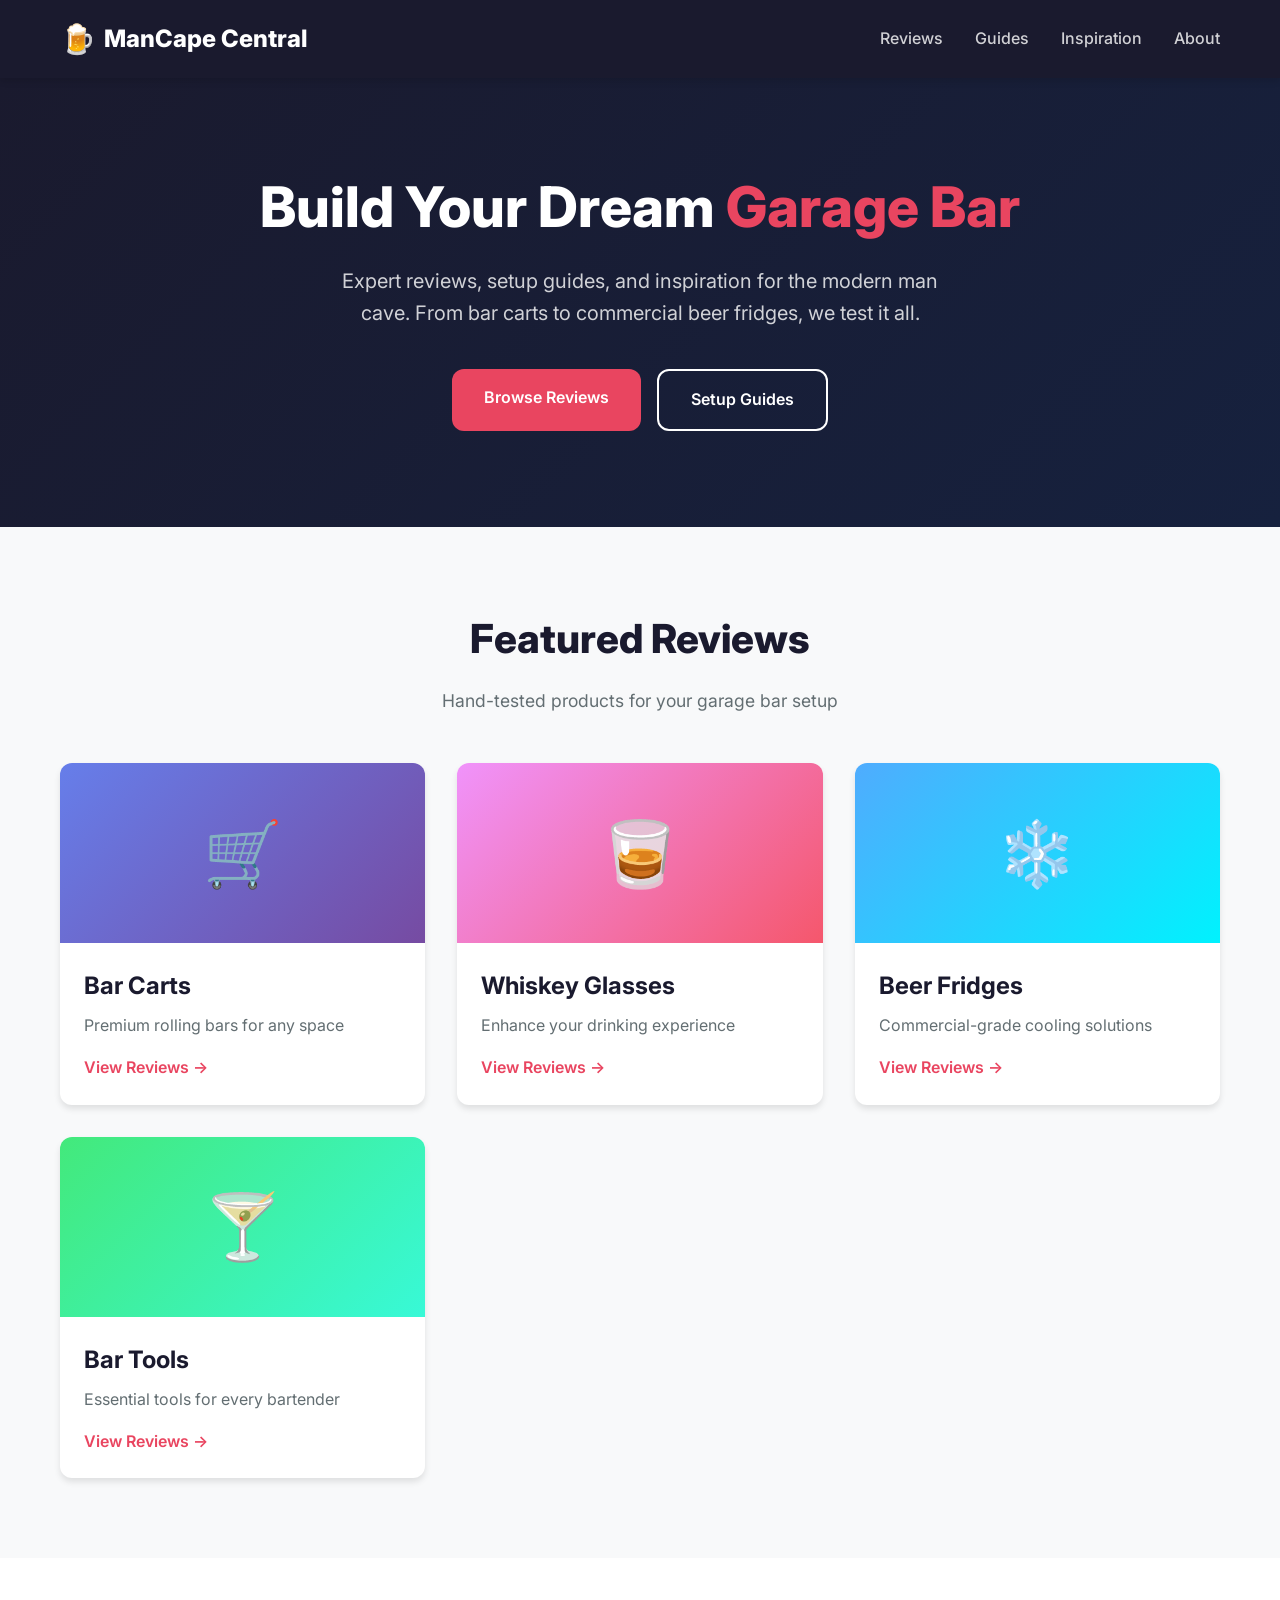
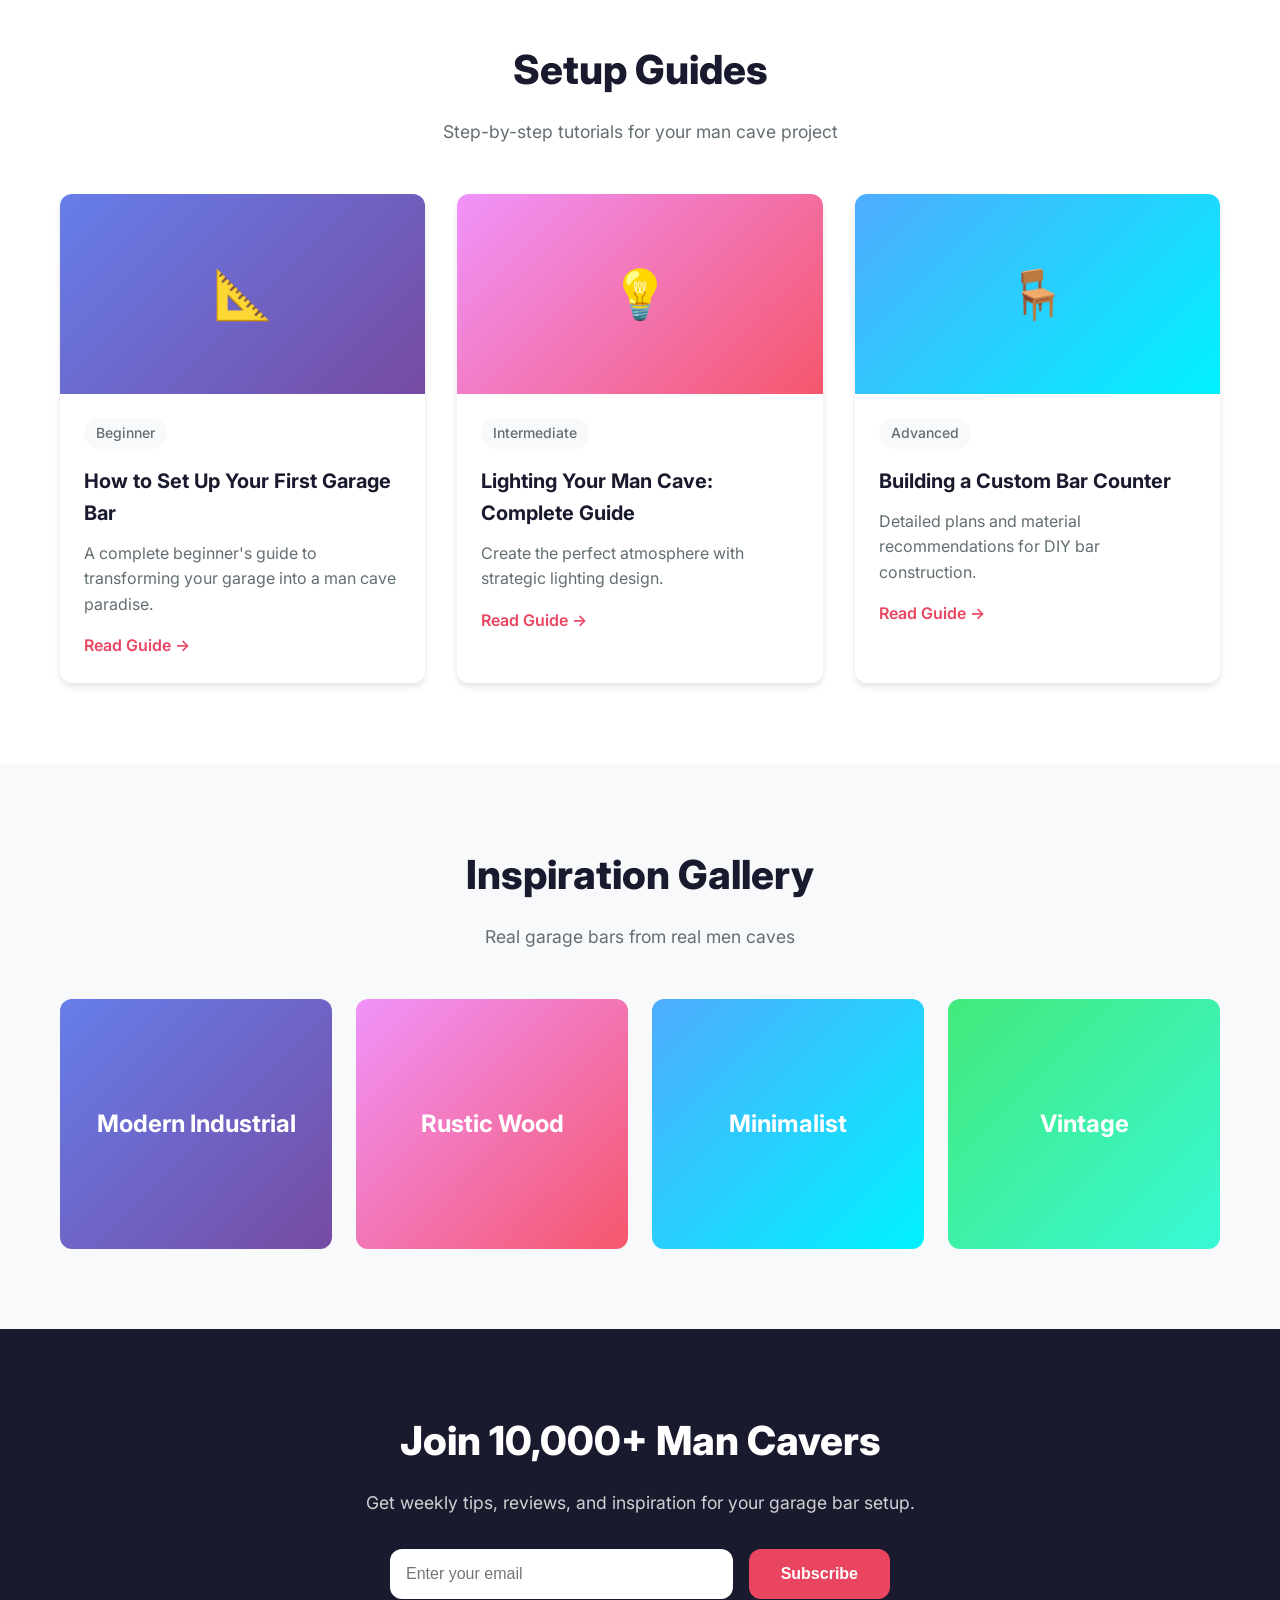
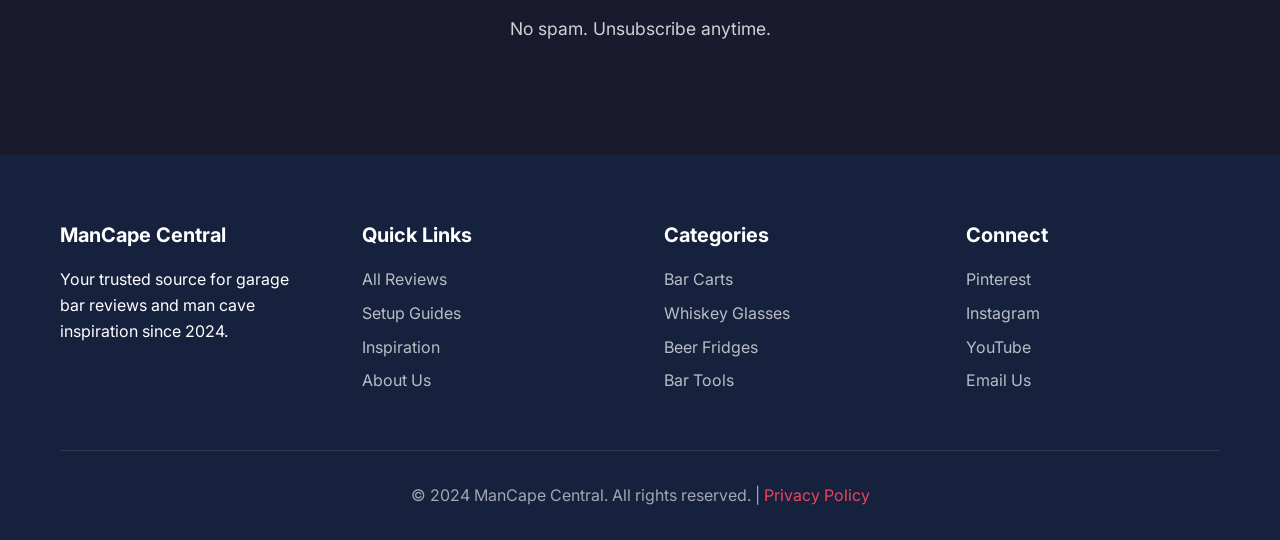
<file: index.html>
﻿<!DOCTYPE html>
<html lang="en">
<head>
    <meta charset="UTF-8">
    <meta name="viewport" content="width=device-width, initial-scale=1.0">
    <meta name="description" content="ManCape Central - Your ultimate guide to garage bars, man caves, and home bar setups. Expert reviews, inspiration, and recommendations for the modern man cave.">
    <meta name="keywords" content="garage bar, man cave, home bar, whiskey bar, bar setup, man cave ideas">
    <meta name="author" content="ManCape Central">
    <meta property="og:title" content="ManCape Central - Garage Bar & Man Cave Authority">
    <meta property="og:description" content="Expert reviews and inspiration for your perfect man cave bar setup.">
    <meta property="og:type" content="website">
    <meta property="og:url" content="https://mancapecentral.com">
    <title>ManCape Central - Garage Bar &amp; Man Cave Authority</title>
    <link rel="stylesheet" href="css/style.css">
    <link rel="preconnect" href="https://fonts.googleapis.com">
    <link rel="preconnect" href="https://fonts.gstatic.com" crossorigin>
    <link href="https://fonts.googleapis.com/css2?family=Inter:wght@400;500;600;700;800&amp;display=swap" rel="stylesheet">
</head>
<body>
    <!-- Header -->
    <header class="header">
        <div class="container">
            <div class="header-content">
                <a href="/" class="logo">
                    <span class="logo-icon">🍺</span>
                    <span class="logo-text">ManCape Central</span>
                </a>
                <nav class="nav">
                    <a href="#reviews" class="nav-link">Reviews</a>
                    <a href="#guides" class="nav-link">Guides</a>
                    <a href="#inspiration" class="nav-link">Inspiration</a>
                    <a href="#about" class="nav-link">About</a>
                </nav>
                <button class="mobile-menu-btn" aria-label="Toggle menu">
                    <span></span>
                    <span></span>
                    <span></span>
                </button>
            </div>
        </div>
    </header>

    <!-- Hero Section -->
    <section class="hero">
        <div class="container">
            <div class="hero-content">
                <h1 class="hero-title">Build Your Dream <span class="highlight">Garage Bar</span></h1>
                <p class="hero-subtitle">Expert reviews, setup guides, and inspiration for the modern man cave. From bar carts to commercial beer fridges, we test it all.</p>
                <div class="hero-cta">
                    <a href="#reviews" class="btn btn-primary">Browse Reviews</a>
                    <a href="#guides" class="btn btn-secondary">Setup Guides</a>
                </div>
            </div>
        </div>
    </section>

    <!-- Featured Categories -->
    <section class="categories" id="reviews">
        <div class="container">
            <h2 class="section-title">Featured Reviews</h2>
            <p class="section-subtitle">Hand-tested products for your garage bar setup</p>
            <div class="category-grid">
                <a href="reviews/bar-carts.html" class="category-card">
                    <div class="card-image" style="background: linear-gradient(135deg, #667eea 0%, #764ba2 100%);">
                        <span class="card-icon">🛒</span>
                    </div>
                    <div class="card-content">
                        <h3>Bar Carts</h3>
                        <p>Premium rolling bars for any space</p>
                        <span class="card-link">View Reviews →</span>
                    </div>
                </a>
                <a href="reviews/whiskey-glasses.html" class="category-card">
                    <div class="card-image" style="background: linear-gradient(135deg, #f093fb 0%, #f5576c 100%);">
                        <span class="card-icon">🥃</span>
                    </div>
                    <div class="card-content">
                        <h3>Whiskey Glasses</h3>
                        <p>Enhance your drinking experience</p>
                        <span class="card-link">View Reviews →</span>
                    </div>
                </a>
                <a href="reviews/beer-fridges.html" class="category-card">
                    <div class="card-image" style="background: linear-gradient(135deg, #4facfe 0%, #00f2fe 100%);">
                        <span class="card-icon">❄️</span>
                    </div>
                    <div class="card-content">
                        <h3>Beer Fridges</h3>
                        <p>Commercial-grade cooling solutions</p>
                        <span class="card-link">View Reviews →</span>
                    </div>
                </a>
                <a href="reviews/bar-tools.html" class="category-card">
                    <div class="card-image" style="background: linear-gradient(135deg, #43e97b 0%, #38f9d7 100%);">
                        <span class="card-icon">🍸</span>
                    </div>
                    <div class="card-content">
                        <h3>Bar Tools</h3>
                        <p>Essential tools for every bartender</p>
                        <span class="card-link">View Reviews →</span>
                    </div>
                </a>
            </div>
        </div>
    </section>

    <!-- Latest Guides -->
    <section class="guides" id="guides">
        <div class="container">
            <h2 class="section-title">Setup Guides</h2>
            <p class="section-subtitle">Step-by-step tutorials for your man cave project</p>
            <div class="guide-grid">
                <article class="guide-card">
                    <div class="guide-image" style="background: linear-gradient(135deg, #667eea 0%, #764ba2 100%);">
                        <span class="guide-icon">📐</span>
                    </div>
                    <div class="guide-content">
                        <span class="guide-tag">Beginner</span>
                        <h3>How to Set Up Your First Garage Bar</h3>
                        <p>A complete beginner's guide to transforming your garage into a man cave paradise.</p>
                        <a href="guides/garage-bar-setup.html" class="guide-link">Read Guide →</a>
                    </div>
                </article>
                <article class="guide-card">
                    <div class="guide-image" style="background: linear-gradient(135deg, #f093fb 0%, #f5576c 100%);">
                        <span class="guide-icon">💡</span>
                    </div>
                    <div class="guide-content">
                        <span class="guide-tag">Intermediate</span>
                        <h3>Lighting Your Man Cave: Complete Guide</h3>
                        <p>Create the perfect atmosphere with strategic lighting design.</p>
                        <a href="guides/lighting-guide.html" class="guide-link">Read Guide →</a>
                    </div>
                </article>
                <article class="guide-card">
                    <div class="guide-image" style="background: linear-gradient(135deg, #4facfe 0%, #00f2fe 100%);">
                        <span class="guide-icon">🪑</span>
                    </div>
                    <div class="guide-content">
                        <span class="guide-tag">Advanced</span>
                        <h3>Building a Custom Bar Counter</h3>
                        <p>Detailed plans and material recommendations for DIY bar construction.</p>
                        <a href="guides/custom-bar-counter.html" class="guide-link">Read Guide →</a>
                    </div>
                </article>
            </div>
        </div>
    </section>

    <!-- Inspiration Gallery -->
    <section class="inspiration" id="inspiration">
        <div class="container">
            <h2 class="section-title">Inspiration Gallery</h2>
            <p class="section-subtitle">Real garage bars from real men caves</p>
            <div class="gallery-grid">
                <div class="gallery-item">
                    <div class="gallery-placeholder" style="background: linear-gradient(135deg, #667eea 0%, #764ba2 100%);">
                        <span>Modern Industrial</span>
                    </div>
                </div>
                <div class="gallery-item">
                    <div class="gallery-placeholder" style="background: linear-gradient(135deg, #f093fb 0%, #f5576c 100%);">
                        <span>Rustic Wood</span>
                    </div>
                </div>
                <div class="gallery-item">
                    <div class="gallery-placeholder" style="background: linear-gradient(135deg, #4facfe 0%, #00f2fe 100%);">
                        <span>Minimalist</span>
                    </div>
                </div>
                <div class="gallery-item">
                    <div class="gallery-placeholder" style="background: linear-gradient(135deg, #43e97b 0%, #38f9d7 100%);">
                        <span>Vintage</span>
                    </div>
                </div>
            </div>
        </div>
    </section>

    <!-- Newsletter -->
    <section class="newsletter">
        <div class="container">
            <div class="newsletter-content">
                <h2>Join 10,000+ Man Cavers</h2>
                <p>Get weekly tips, reviews, and inspiration for your garage bar setup.</p>
                <form class="newsletter-form">
                    <input type="email" placeholder="Enter your email" required>
                    <button type="submit" class="btn btn-primary">Subscribe</button>
                </form>
                <p class="newsletter-note">No spam. Unsubscribe anytime.</p>
            </div>
        </div>
    </section>

    <!-- Footer -->
    <footer class="footer">
        <div class="container">
            <div class="footer-content">
                <div class="footer-section">
                    <h4>ManCape Central</h4>
                    <p>Your trusted source for garage bar reviews and man cave inspiration since 2024.</p>
                </div>
                <div class="footer-section">
                    <h4>Quick Links</h4>
                    <ul>
                        <li><a href="/reviews/">All Reviews</a></li>
                        <li><a href="/guides/">Setup Guides</a></li>
                        <li><a href="/inspiration/">Inspiration</a></li>
                        <li><a href="/about/">About Us</a></li>
                    </ul>
                </div>
                <div class="footer-section">
                    <h4>Categories</h4>
                    <ul>
                        <li><a href="/reviews/bar-carts/">Bar Carts</a></li>
                        <li><a href="/reviews/whiskey-glasses/">Whiskey Glasses</a></li>
                        <li><a href="/reviews/beer-fridges/">Beer Fridges</a></li>
                        <li><a href="/reviews/bar-tools/">Bar Tools</a></li>
                    </ul>
                </div>
                <div class="footer-section">
                    <h4>Connect</h4>
                    <ul>
                        <li><a href="https://pinterest.com" target="_blank">Pinterest</a></li>
                        <li><a href="https://instagram.com" target="_blank">Instagram</a></li>
                        <li><a href="https://youtube.com" target="_blank">YouTube</a></li>
                        <li><a href="mailto:hello@mancapecentral.com">Email Us</a></li>
                    </ul>
                </div>
            </div>
            <div class="footer-bottom">
                <p>&copy; 2024 ManCape Central. All rights reserved. | <a href="/privacy.html">Privacy Policy</a></p>
            </div>
        </div>
    </footer>

    <script src="js/main.js"></script>
</body>
</html>
</file>
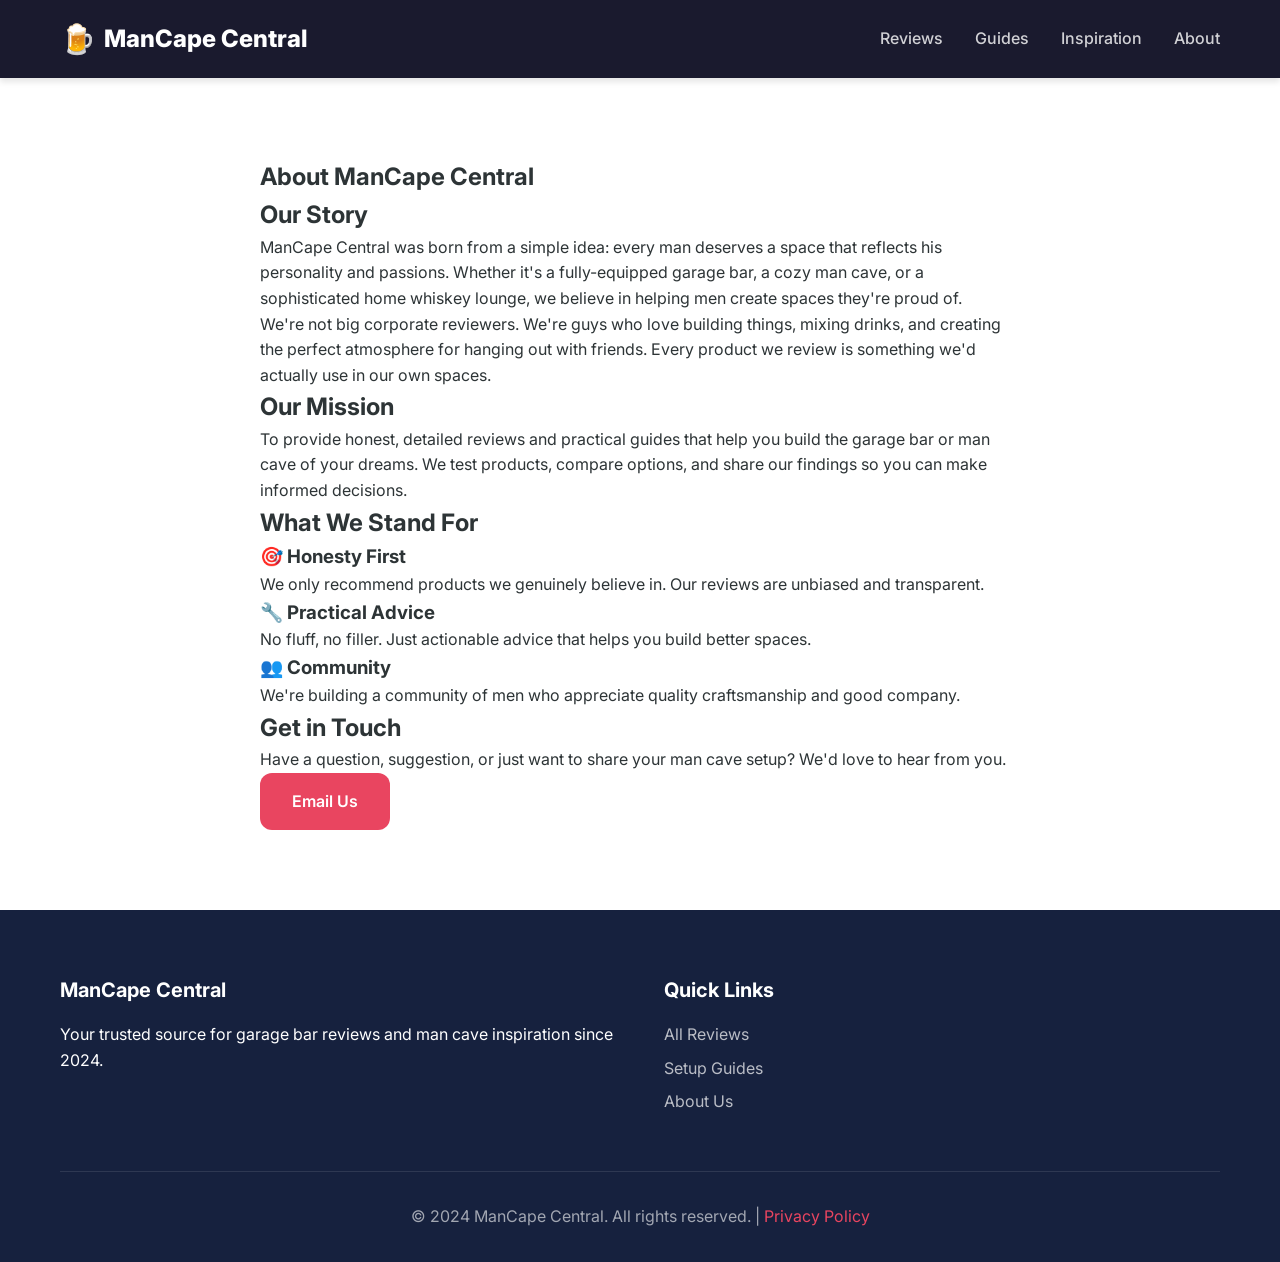
<file: about.html>
﻿<!DOCTYPE html>
<html lang="en">
<head>
    <meta charset="UTF-8">
    <meta name="viewport" content="width=device-width, initial-scale=1.0">
    <meta name="description" content="Learn about ManCape Central - your trusted source for garage bar reviews and man cave inspiration.">
    <title>About Us - ManCape Central</title>
    <link rel="stylesheet" href="css/style.css">
    <link rel="preconnect" href="https://fonts.googleapis.com">
    <link rel="preconnect" href="https://fonts.gstatic.com" crossorigin>
    <link href="https://fonts.googleapis.com/css2?family=Inter:wght@400;500;600;700;800&amp;display=swap" rel="stylesheet">
</head>
<body>
    <header class="header">
        <div class="container">
            <div class="header-content">
                <a href="index.html" class="logo">
                    <span class="logo-icon">🍺</span>
                    <span class="logo-text">ManCape Central</span>
                </a>
                <nav class="nav">
                    <a href="index.html#reviews" class="nav-link">Reviews</a>
                    <a href="index.html#guides" class="nav-link">Guides</a>
                    <a href="index.html#inspiration" class="nav-link">Inspiration</a>
                    <a href="about.html" class="nav-link">About</a>
                </nav>
            </div>
        </div>
    </header>

    <section class="page-content" style="padding: 5rem 0;">
        <div class="container" style="max-width: 800px;">
            <h1>About ManCape Central</h1>
            
            <div class="about-story">
                <h2>Our Story</h2>
                <p>ManCape Central was born from a simple idea: every man deserves a space that reflects his personality and passions. Whether it's a fully-equipped garage bar, a cozy man cave, or a sophisticated home whiskey lounge, we believe in helping men create spaces they're proud of.</p>
                
                <p>We're not big corporate reviewers. We're guys who love building things, mixing drinks, and creating the perfect atmosphere for hanging out with friends. Every product we review is something we'd actually use in our own spaces.</p>
            </div>

            <div class="about-mission">
                <h2>Our Mission</h2>
                <p>To provide honest, detailed reviews and practical guides that help you build the garage bar or man cave of your dreams. We test products, compare options, and share our findings so you can make informed decisions.</p>
            </div>

            <div class="about-values">
                <h2>What We Stand For</h2>
                <div class="values-grid">
                    <div class="value-card">
                        <h3>🎯 Honesty First</h3>
                        <p>We only recommend products we genuinely believe in. Our reviews are unbiased and transparent.</p>
                    </div>
                    <div class="value-card">
                        <h3>🔧 Practical Advice</h3>
                        <p>No fluff, no filler. Just actionable advice that helps you build better spaces.</p>
                    </div>
                    <div class="value-card">
                        <h3>👥 Community</h3>
                        <p>We're building a community of men who appreciate quality craftsmanship and good company.</p>
                    </div>
                </div>
            </div>

            <div class="about-contact">
                <h2>Get in Touch</h2>
                <p>Have a question, suggestion, or just want to share your man cave setup? We'd love to hear from you.</p>
                <a href="mailto:hello@mancapecentral.com" class="btn btn-primary">Email Us</a>
            </div>
        </div>
    </section>

    <footer class="footer">
        <div class="container">
            <div class="footer-content">
                <div class="footer-section">
                    <h4>ManCape Central</h4>
                    <p>Your trusted source for garage bar reviews and man cave inspiration since 2024.</p>
                </div>
                <div class="footer-section">
                    <h4>Quick Links</h4>
                    <ul>
                        <li><a href="index.html#reviews">All Reviews</a></li>
                        <li><a href="index.html#guides">Setup Guides</a></li>
                        <li><a href="about.html">About Us</a></li>
                    </ul>
                </div>
            </div>
            <div class="footer-bottom">
                <p>&copy; 2024 ManCape Central. All rights reserved. | <a href="privacy.html">Privacy Policy</a></p>
            </div>
        </div>
    </footer>

    <script src="js/main.js"></script>
</body>
</html>
</file>
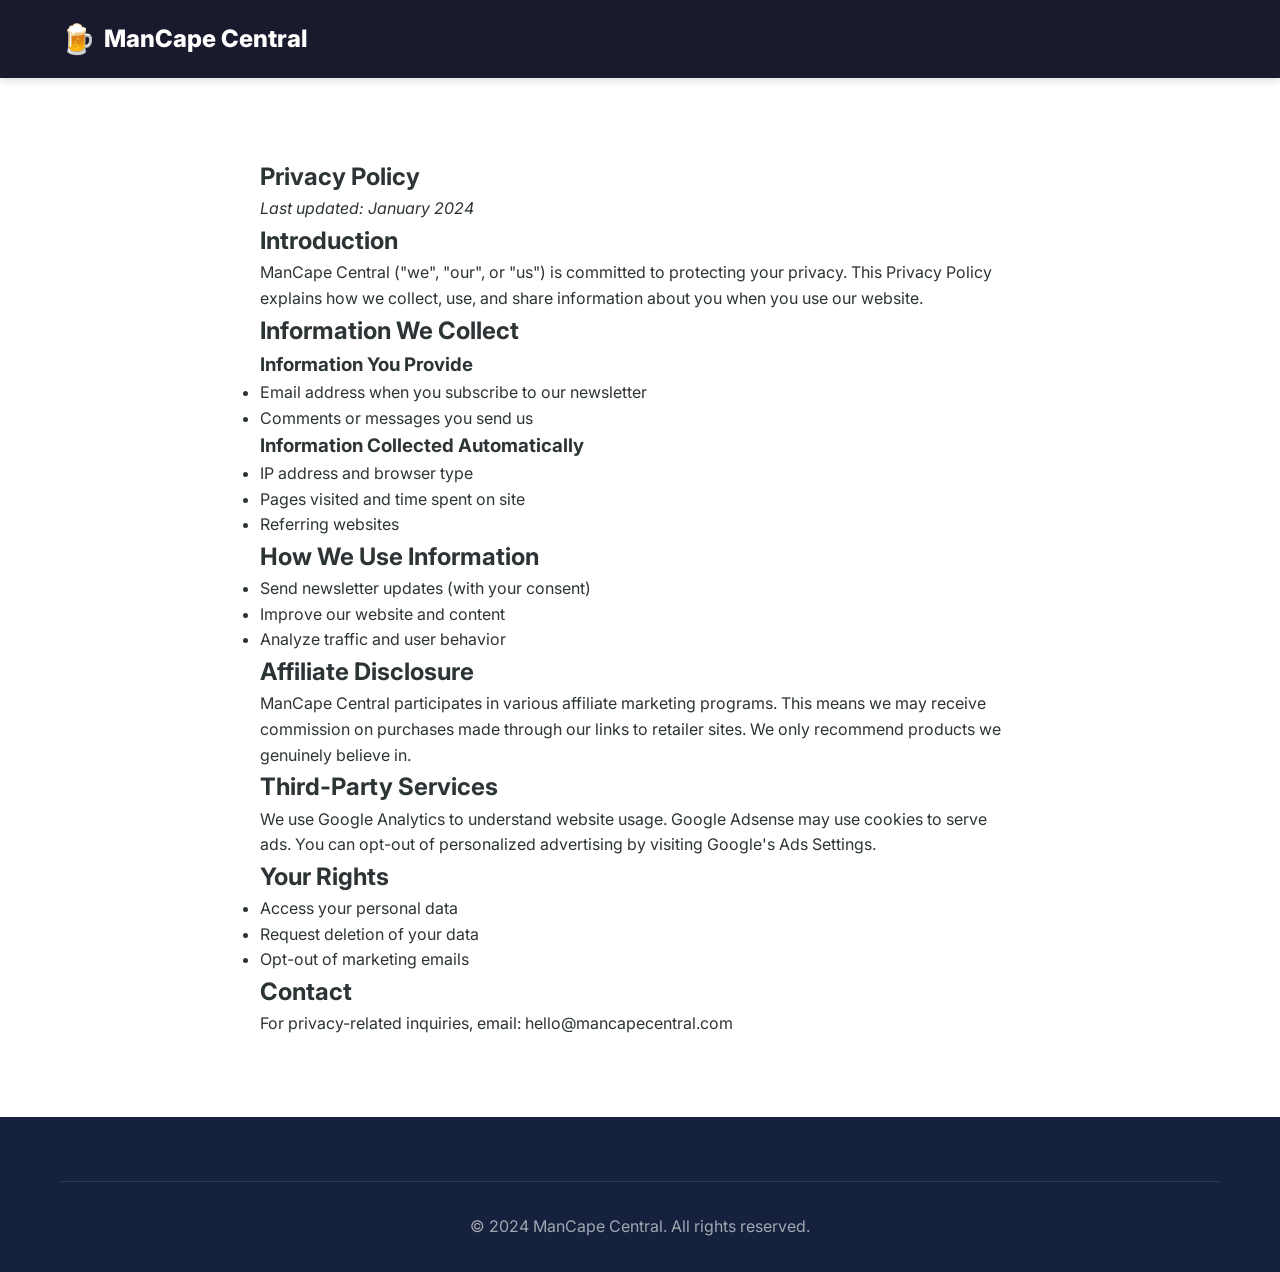
<file: privacy.html>
﻿<!DOCTYPE html>
<html lang="en">
<head>
    <meta charset="UTF-8">
    <meta name="viewport" content="width=device-width, initial-scale=1.0">
    <meta name="description" content="Privacy Policy for ManCape Central">
    <title>Privacy Policy - ManCape Central</title>
    <link rel="stylesheet" href="css/style.css">
    <link href="https://fonts.googleapis.com/css2?family=Inter:wght@400;500;600;700;800&amp;display=swap" rel="stylesheet">
</head>
<body>
    <header class="header">
        <div class="container">
            <div class="header-content">
                <a href="index.html" class="logo">
                    <span class="logo-icon">🍺</span>
                    <span class="logo-text">ManCape Central</span>
                </a>
            </div>
        </div>
    </header>

    <section class="page-content" style="padding: 5rem 0;">
        <div class="container" style="max-width: 800px;">
            <h1>Privacy Policy</h1>
            <p><em>Last updated: January 2024</em></p>
            
            <h2>Introduction</h2>
            <p>ManCape Central ("we", "our", or "us") is committed to protecting your privacy. This Privacy Policy explains how we collect, use, and share information about you when you use our website.</p>
            
            <h2>Information We Collect</h2>
            <h3>Information You Provide</h3>
            <ul>
                <li>Email address when you subscribe to our newsletter</li>
                <li>Comments or messages you send us</li>
            </ul>
            
            <h3>Information Collected Automatically</h3>
            <ul>
                <li>IP address and browser type</li>
                <li>Pages visited and time spent on site</li>
                <li>Referring websites</li>
            </ul>
            
            <h2>How We Use Information</h2>
            <ul>
                <li>Send newsletter updates (with your consent)</li>
                <li>Improve our website and content</li>
                <li>Analyze traffic and user behavior</li>
            </ul>
            
            <h2>Affiliate Disclosure</h2>
            <p>ManCape Central participates in various affiliate marketing programs. This means we may receive commission on purchases made through our links to retailer sites. We only recommend products we genuinely believe in.</p>
            
            <h2>Third-Party Services</h2>
            <p>We use Google Analytics to understand website usage. Google Adsense may use cookies to serve ads. You can opt-out of personalized advertising by visiting Google's Ads Settings.</p>
            
            <h2>Your Rights</h2>
            <ul>
                <li>Access your personal data</li>
                <li>Request deletion of your data</li>
                <li>Opt-out of marketing emails</li>
            </ul>
            
            <h2>Contact</h2>
            <p>For privacy-related inquiries, email: hello@mancapecentral.com</p>
        </div>
    </section>

    <footer class="footer">
        <div class="container">
            <div class="footer-bottom">
                <p>&copy; 2024 ManCape Central. All rights reserved.</p>
            </div>
        </div>
    </footer>
</body>
</html>
</file>
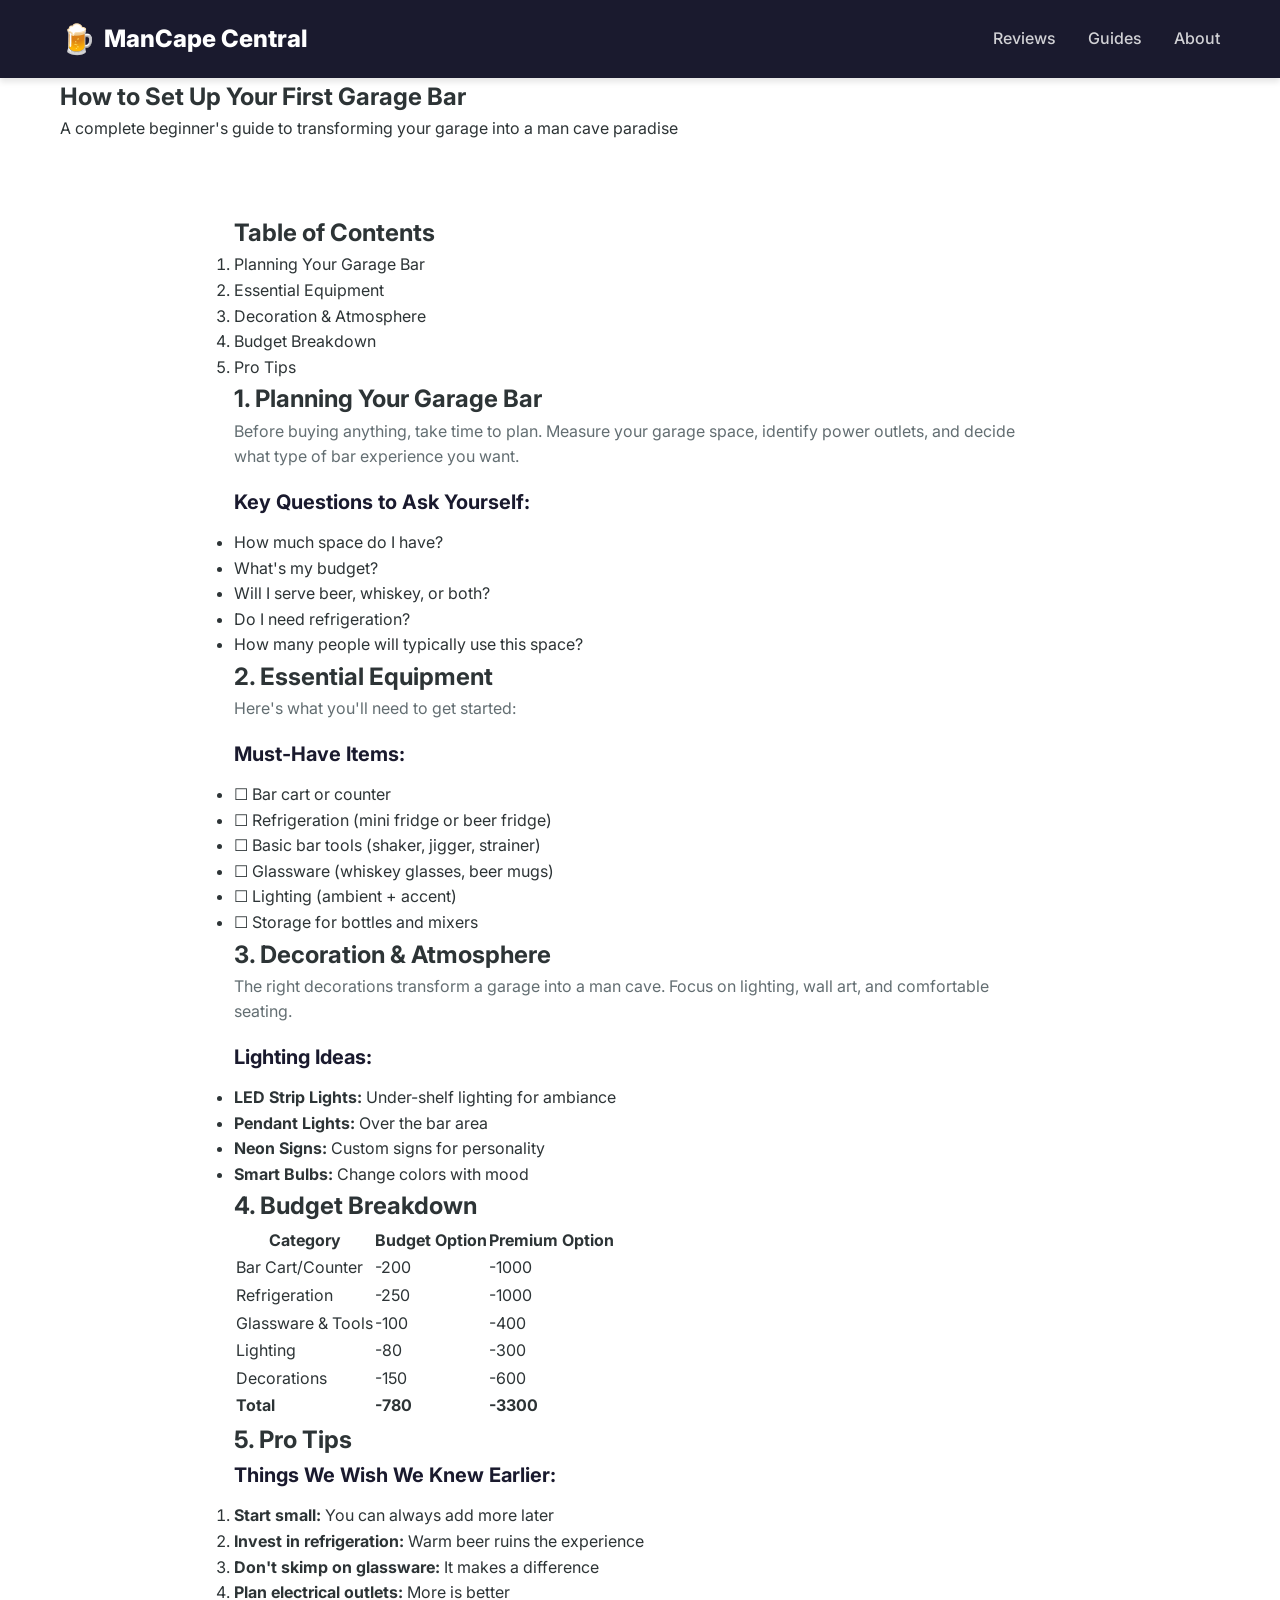
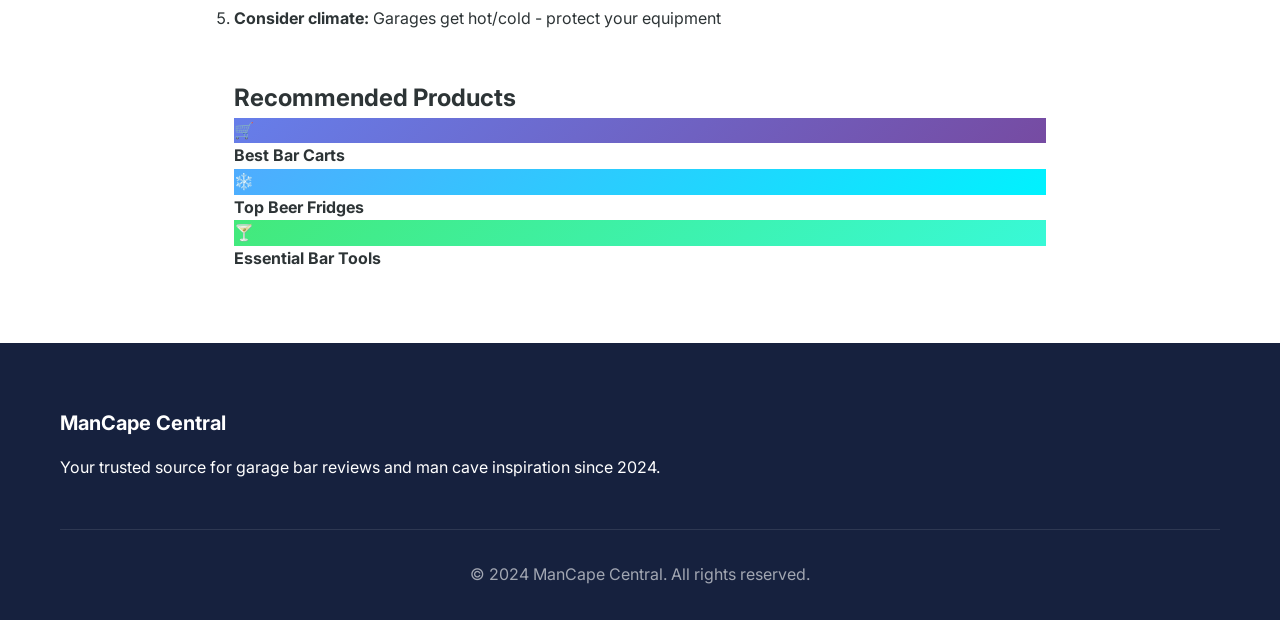
<file: guides/garage-bar-setup.html>
﻿<!DOCTYPE html>
<html lang="en">
<head>
    <meta charset="UTF-8">
    <meta name="viewport" content="width=device-width, initial-scale=1.0">
    <meta name="description" content="Complete guide to setting up your first garage bar. Step-by-step instructions for planning, equipment, and decoration.">
    <title>How to Set Up Your First Garage Bar - ManCape Central</title>
    <link rel="stylesheet" href="../css/style.css">
    <link href="https://fonts.googleapis.com/css2?family=Inter:wght@400;500;600;700;800&amp;display=swap" rel="stylesheet">
</head>
<body>
    <header class="header">
        <div class="container">
            <div class="header-content">
                <a href="../index.html" class="logo">
                    <span class="logo-icon">🍺</span>
                    <span class="logo-text">ManCape Central</span>
                </a>
                <nav class="nav">
                    <a href="../index.html#reviews" class="nav-link">Reviews</a>
                    <a href="../index.html#guides" class="nav-link">Guides</a>
                    <a href="../about.html" class="nav-link">About</a>
                </nav>
            </div>
        </div>
    </header>

    <section class="page-header">
        <div class="container">
            <h1>How to Set Up Your First Garage Bar</h1>
            <p>A complete beginner's guide to transforming your garage into a man cave paradise</p>
        </div>
    </section>

    <section class="container" style="padding: 3rem 20px; max-width: 900px;">
        <div class="guide-content">
            <div class="guide-toc">
                <h2>Table of Contents</h2>
                <ol>
                    <li><a href="#plan">Planning Your Garage Bar</a></li>
                    <li><a href="#essentials">Essential Equipment</a></li>
                    <li><a href="#decor">Decoration & Atmosphere</a></li>
                    <li><a href="#budget">Budget Breakdown</a></li>
                    <li><a href="#tips">Pro Tips</a></li>
                </ol>
            </div>

            <section id="plan">
                <h2>1. Planning Your Garage Bar</h2>
                <p>Before buying anything, take time to plan. Measure your garage space, identify power outlets, and decide what type of bar experience you want.</p>
                
                <h3>Key Questions to Ask Yourself:</h3>
                <ul>
                    <li>How much space do I have?</li>
                    <li>What's my budget?</li>
                    <li>Will I serve beer, whiskey, or both?</li>
                    <li>Do I need refrigeration?</li>
                    <li>How many people will typically use this space?</li>
                </ul>
            </section>

            <section id="essentials">
                <h2>2. Essential Equipment</h2>
                <p>Here's what you'll need to get started:</p>
                
                <div class="checklist">
                    <h3>Must-Have Items:</h3>
                    <ul>
                        <li>☐ Bar cart or counter</li>
                        <li>☐ Refrigeration (mini fridge or beer fridge)</li>
                        <li>☐ Basic bar tools (shaker, jigger, strainer)</li>
                        <li>☐ Glassware (whiskey glasses, beer mugs)</li>
                        <li>☐ Lighting (ambient + accent)</li>
                        <li>☐ Storage for bottles and mixers</li>
                    </ul>
                </div>
            </section>

            <section id="decor">
                <h2>3. Decoration & Atmosphere</h2>
                <p>The right decorations transform a garage into a man cave. Focus on lighting, wall art, and comfortable seating.</p>
                
                <h3>Lighting Ideas:</h3>
                <ul>
                    <li><strong>LED Strip Lights:</strong> Under-shelf lighting for ambiance</li>
                    <li><strong>Pendant Lights:</strong> Over the bar area</li>
                    <li><strong>Neon Signs:</strong> Custom signs for personality</li>
                    <li><strong>Smart Bulbs:</strong> Change colors with mood</li>
                </ul>
            </section>

            <section id="budget">
                <h2>4. Budget Breakdown</h2>
                <table class="budget-table">
                    <thead>
                        <tr>
                            <th>Category</th>
                            <th>Budget Option</th>
                            <th>Premium Option</th>
                        </tr>
                    </thead>
                    <tbody>
                        <tr>
                            <td>Bar Cart/Counter</td>
                            <td>-200</td>
                            <td>-1000</td>
                        </tr>
                        <tr>
                            <td>Refrigeration</td>
                            <td>-250</td>
                            <td>-1000</td>
                        </tr>
                        <tr>
                            <td>Glassware & Tools</td>
                            <td>-100</td>
                            <td>-400</td>
                        </tr>
                        <tr>
                            <td>Lighting</td>
                            <td>-80</td>
                            <td>-300</td>
                        </tr>
                        <tr>
                            <td>Decorations</td>
                            <td>-150</td>
                            <td>-600</td>
                        </tr>
                        <tr>
                            <td><strong>Total</strong></td>
                            <td><strong>-780</strong></td>
                            <td><strong>-3300</strong></td>
                        </tr>
                    </tbody>
                </table>
            </section>

            <section id="tips">
                <h2>5. Pro Tips</h2>
                <div class="tips-box">
                    <h3>Things We Wish We Knew Earlier:</h3>
                    <ol>
                        <li><strong>Start small:</strong> You can always add more later</li>
                        <li><strong>Invest in refrigeration:</strong> Warm beer ruins the experience</li>
                        <li><strong>Don't skimp on glassware:</strong> It makes a difference</li>
                        <li><strong>Plan electrical outlets:</strong> More is better</li>
                        <li><strong>Consider climate:</strong> Garages get hot/cold - protect your equipment</li>
                    </ol>
                </div>
            </section>

            <div class="related-products" style="margin-top: 3rem;">
                <h2>Recommended Products</h2>
                <div class="related-grid">
                    <a href="../reviews/bar-carts.html" class="related-card">
                        <div class="related-image" style="background: linear-gradient(135deg, #667eea 0%, #764ba2 100%);">
                            <span>🛒</span>
                        </div>
                        <h4>Best Bar Carts</h4>
                    </a>
                    <a href="../reviews/beer-fridges.html" class="related-card">
                        <div class="related-image" style="background: linear-gradient(135deg, #4facfe 0%, #00f2fe 100%);">
                            <span>❄️</span>
                        </div>
                        <h4>Top Beer Fridges</h4>
                    </a>
                    <a href="../reviews/bar-tools.html" class="related-card">
                        <div class="related-image" style="background: linear-gradient(135deg, #43e97b 0%, #38f9d7 100%);">
                            <span>🍸</span>
                        </div>
                        <h4>Essential Bar Tools</h4>
                    </a>
                </div>
            </div>
        </div>
    </section>

    <footer class="footer">
        <div class="container">
            <div class="footer-content">
                <div class="footer-section">
                    <h4>ManCape Central</h4>
                    <p>Your trusted source for garage bar reviews and man cave inspiration since 2024.</p>
                </div>
            </div>
            <div class="footer-bottom">
                <p>&copy; 2024 ManCape Central. All rights reserved.</p>
            </div>
        </div>
    </footer>
</body>
</html>
</file>
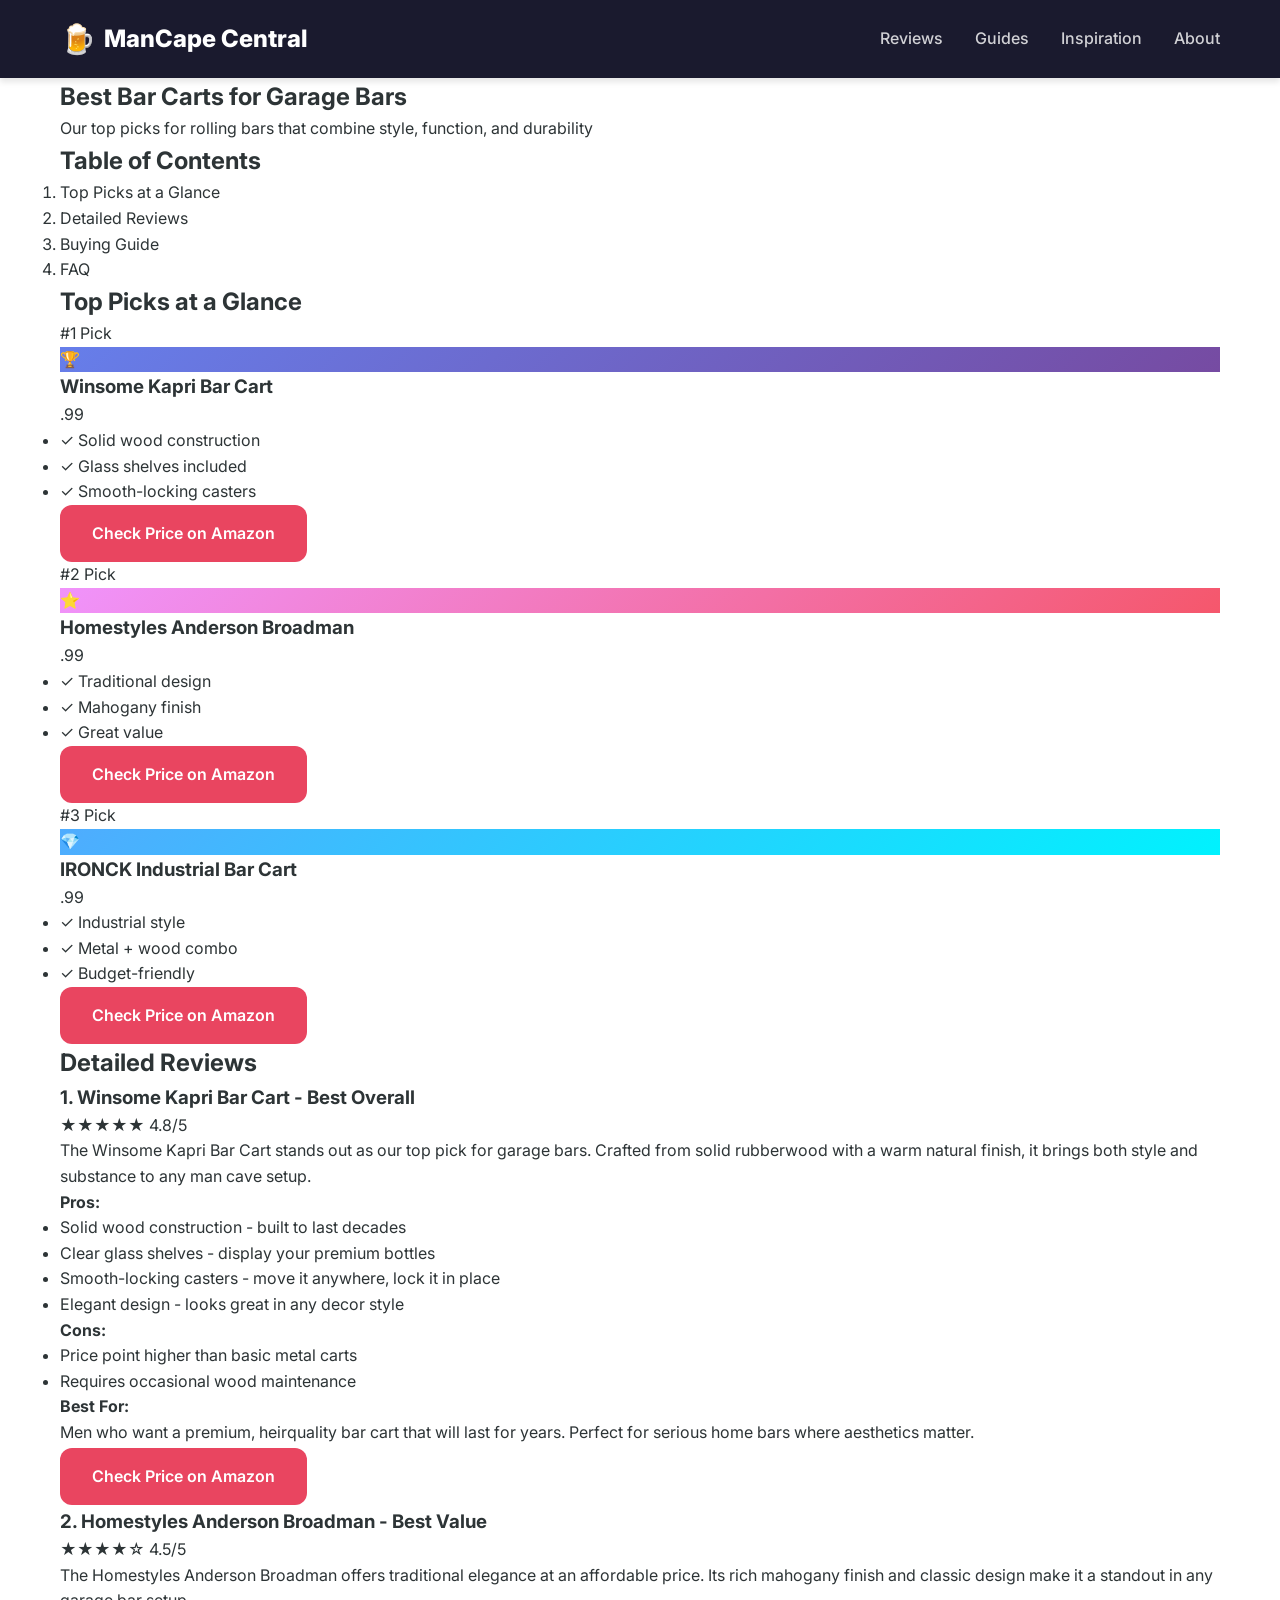
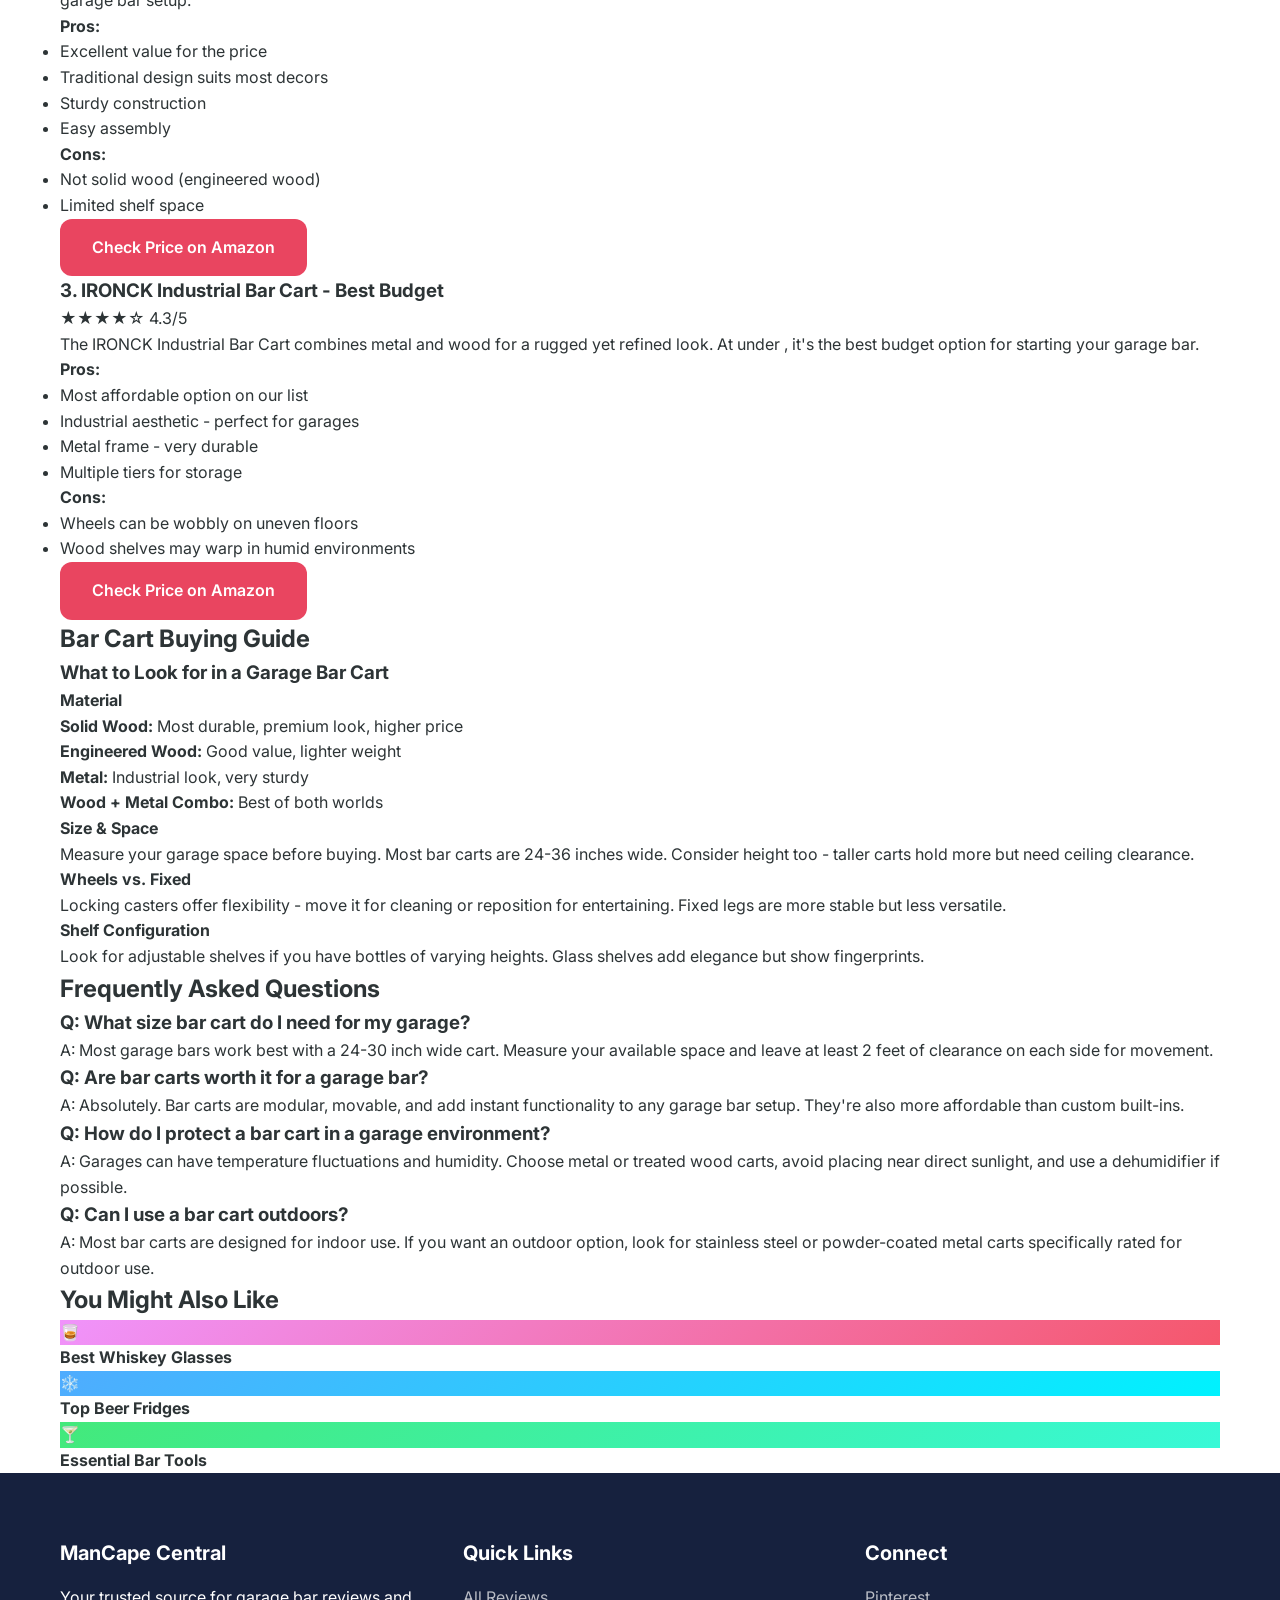
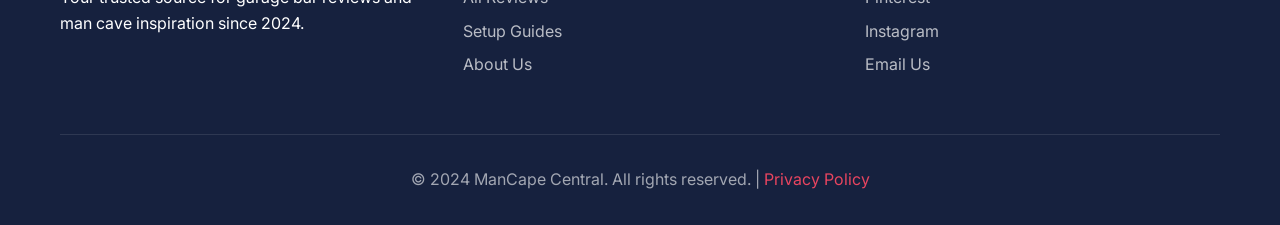
<file: reviews/bar-carts.html>
﻿<!DOCTYPE html>
<html lang="en">
<head>
    <meta charset="UTF-8">
    <meta name="viewport" content="width=device-width, initial-scale=1.0">
    <meta name="description" content="Top 10 bar carts reviewed and ranked. Find the perfect rolling bar for your garage or man cave. Expert analysis, pros/cons, and buying guide.">
    <title>Best Bar Carts for Garage Bars - ManCape Central</title>
    <link rel="stylesheet" href="../css/style.css">
    <link rel="preconnect" href="https://fonts.googleapis.com">
    <link rel="preconnect" href="https://fonts.gstatic.com" crossorigin>
    <link href="https://fonts.googleapis.com/css2?family=Inter:wght@400;500;600;700;800&amp;display=swap" rel="stylesheet">
</head>
<body>
    <!-- Header -->
    <header class="header">
        <div class="container">
            <div class="header-content">
                <a href="../index.html" class="logo">
                    <span class="logo-icon">🍺</span>
                    <span class="logo-text">ManCape Central</span>
                </a>
                <nav class="nav">
                    <a href="../index.html#reviews" class="nav-link">Reviews</a>
                    <a href="../index.html#guides" class="nav-link">Guides</a>
                    <a href="../index.html#inspiration" class="nav-link">Inspiration</a>
                    <a href="../about.html" class="nav-link">About</a>
                </nav>
                <button class="mobile-menu-btn" aria-label="Toggle menu">
                    <span></span>
                    <span></span>
                    <span></span>
                </button>
            </div>
        </div>
    </header>

    <!-- Page Header -->
    <section class="page-header">
        <div class="container">
            <h1>Best Bar Carts for Garage Bars</h1>
            <p>Our top picks for rolling bars that combine style, function, and durability</p>
        </div>
    </section>

    <!-- Table of Contents -->
    <section class="toc-section">
        <div class="container">
            <div class="toc">
                <h2>Table of Contents</h2>
                <ol>
                    <li><a href="#top-picks">Top Picks at a Glance</a></li>
                    <li><a href="#detailed-reviews">Detailed Reviews</a></li>
                    <li><a href="#buying-guide">Buying Guide</a></li>
                    <li><a href="#faq">FAQ</a></li>
                </ol>
            </div>
        </div>
    </section>

    <!-- Top Picks -->
    <section class="top-picks" id="top-picks">
        <div class="container">
            <h2>Top Picks at a Glance</h2>
            <div class="picks-grid">
                <div class="pick-card featured">
                    <span class="pick-badge">#1 Pick</span>
                    <div class="pick-image" style="background: linear-gradient(135deg, #667eea 0%, #764ba2 100%);">
                        <span>🏆</span>
                    </div>
                    <h3>Winsome Kapri Bar Cart</h3>
                    <p class="pick-price">.99</p>
                    <ul class="pick-pros">
                        <li>✓ Solid wood construction</li>
                        <li>✓ Glass shelves included</li>
                        <li>✓ Smooth-locking casters</li>
                    </ul>
                    <a href="#" class="btn btn-primary" target="_blank" rel="nofollow noopener">Check Price on Amazon</a>
                </div>
                <div class="pick-card">
                    <span class="pick-badge">#2 Pick</span>
                    <div class="pick-image" style="background: linear-gradient(135deg, #f093fb 0%, #f5576c 100%);">
                        <span>⭐</span>
                    </div>
                    <h3>Homestyles Anderson Broadman</h3>
                    <p class="pick-price">.99</p>
                    <ul class="pick-pros">
                        <li>✓ Traditional design</li>
                        <li>✓ Mahogany finish</li>
                        <li>✓ Great value</li>
                    </ul>
                    <a href="#" class="btn btn-primary" target="_blank" rel="nofollow noopener">Check Price on Amazon</a>
                </div>
                <div class="pick-card">
                    <span class="pick-badge">#3 Pick</span>
                    <div class="pick-image" style="background: linear-gradient(135deg, #4facfe 0%, #00f2fe 100%);">
                        <span>💎</span>
                    </div>
                    <h3>IRONCK Industrial Bar Cart</h3>
                    <p class="pick-price">.99</p>
                    <ul class="pick-pros">
                        <li>✓ Industrial style</li>
                        <li>✓ Metal + wood combo</li>
                        <li>✓ Budget-friendly</li>
                    </ul>
                    <a href="#" class="btn btn-primary" target="_blank" rel="nofollow noopener">Check Price on Amazon</a>
                </div>
            </div>
        </div>
    </section>

    <!-- Detailed Reviews -->
    <section class="detailed-reviews" id="detailed-reviews">
        <div class="container">
            <h2>Detailed Reviews</h2>
            
            <article class="review-card">
                <div class="review-header">
                    <h3>1. Winsome Kapri Bar Cart - Best Overall</h3>
                    <div class="review-rating">
                        <span class="stars">★★★★★</span>
                        <span class="rating-score">4.8/5</span>
                    </div>
                </div>
                <div class="review-body">
                    <p>The Winsome Kapri Bar Cart stands out as our top pick for garage bars. Crafted from solid rubberwood with a warm natural finish, it brings both style and substance to any man cave setup.</p>
                    
                    <h4>Pros:</h4>
                    <ul class="pros-list">
                        <li>Solid wood construction - built to last decades</li>
                        <li>Clear glass shelves - display your premium bottles</li>
                        <li>Smooth-locking casters - move it anywhere, lock it in place</li>
                        <li>Elegant design - looks great in any decor style</li>
                    </ul>
                    
                    <h4>Cons:</h4>
                    <ul class="cons-list">
                        <li>Price point higher than basic metal carts</li>
                        <li>Requires occasional wood maintenance</li>
                    </ul>
                    
                    <h4>Best For:</h4>
                    <p>Men who want a premium, heirquality bar cart that will last for years. Perfect for serious home bars where aesthetics matter.</p>
                    
                    <div class="review-cta">
                        <a href="#" class="btn btn-primary" target="_blank" rel="nofollow noopener">Check Price on Amazon</a>
                        <a href="#" class="btn btn-secondary">Read Full Review</a>
                    </div>
                </div>
            </article>

            <article class="review-card">
                <div class="review-header">
                    <h3>2. Homestyles Anderson Broadman - Best Value</h3>
                    <div class="review-rating">
                        <span class="stars">★★★★☆</span>
                        <span class="rating-score">4.5/5</span>
                    </div>
                </div>
                <div class="review-body">
                    <p>The Homestyles Anderson Broadman offers traditional elegance at an affordable price. Its rich mahogany finish and classic design make it a standout in any garage bar setup.</p>
                    
                    <h4>Pros:</h4>
                    <ul class="pros-list">
                        <li>Excellent value for the price</li>
                        <li>Traditional design suits most decors</li>
                        <li>Sturdy construction</li>
                        <li>Easy assembly</li>
                    </ul>
                    
                    <h4>Cons:</h4>
                    <ul class="cons-list">
                        <li>Not solid wood (engineered wood)</li>
                        <li>Limited shelf space</li>
                    </ul>
                    
                    <div class="review-cta">
                        <a href="#" class="btn btn-primary" target="_blank" rel="nofollow noopener">Check Price on Amazon</a>
                    </div>
                </div>
            </article>

            <article class="review-card">
                <div class="review-header">
                    <h3>3. IRONCK Industrial Bar Cart - Best Budget</h3>
                    <div class="review-rating">
                        <span class="stars">★★★★☆</span>
                        <span class="rating-score">4.3/5</span>
                    </div>
                </div>
                <div class="review-body">
                    <p>The IRONCK Industrial Bar Cart combines metal and wood for a rugged yet refined look. At under , it's the best budget option for starting your garage bar.</p>
                    
                    <h4>Pros:</h4>
                    <ul class="pros-list">
                        <li>Most affordable option on our list</li>
                        <li>Industrial aesthetic - perfect for garages</li>
                        <li>Metal frame - very durable</li>
                        <li>Multiple tiers for storage</li>
                    </ul>
                    
                    <h4>Cons:</h4>
                    <ul class="cons-list">
                        <li>Wheels can be wobbly on uneven floors</li>
                        <li>Wood shelves may warp in humid environments</li>
                    </ul>
                    
                    <div class="review-cta">
                        <a href="#" class="btn btn-primary" target="_blank" rel="nofollow noopener">Check Price on Amazon</a>
                    </div>
                </div>
            </article>
        </div>
    </section>

    <!-- Buying Guide -->
    <section class="buying-guide" id="buying-guide">
        <div class="container">
            <h2>Bar Cart Buying Guide</h2>
            
            <div class="guide-section">
                <h3>What to Look for in a Garage Bar Cart</h3>
                <div class="guide-points">
                    <div class="guide-point">
                        <h4>Material</h4>
                        <p><strong>Solid Wood:</strong> Most durable, premium look, higher price<br>
                        <strong>Engineered Wood:</strong> Good value, lighter weight<br>
                        <strong>Metal:</strong> Industrial look, very sturdy<br>
                        <strong>Wood + Metal Combo:</strong> Best of both worlds</p>
                    </div>
                    <div class="guide-point">
                        <h4>Size & Space</h4>
                        <p>Measure your garage space before buying. Most bar carts are 24-36 inches wide. Consider height too - taller carts hold more but need ceiling clearance.</p>
                    </div>
                    <div class="guide-point">
                        <h4>Wheels vs. Fixed</h4>
                        <p>Locking casters offer flexibility - move it for cleaning or reposition for entertaining. Fixed legs are more stable but less versatile.</p>
                    </div>
                    <div class="guide-point">
                        <h4>Shelf Configuration</h4>
                        <p>Look for adjustable shelves if you have bottles of varying heights. Glass shelves add elegance but show fingerprints.</p>
                    </div>
                </div>
            </div>
        </div>
    </section>

    <!-- FAQ -->
    <section class="faq-section" id="faq">
        <div class="container">
            <h2>Frequently Asked Questions</h2>
            
            <div class="faq-list">
                <div class="faq-item">
                    <h3>Q: What size bar cart do I need for my garage?</h3>
                    <p>A: Most garage bars work best with a 24-30 inch wide cart. Measure your available space and leave at least 2 feet of clearance on each side for movement.</p>
                </div>
                <div class="faq-item">
                    <h3>Q: Are bar carts worth it for a garage bar?</h3>
                    <p>A: Absolutely. Bar carts are modular, movable, and add instant functionality to any garage bar setup. They're also more affordable than custom built-ins.</p>
                </div>
                <div class="faq-item">
                    <h3>Q: How do I protect a bar cart in a garage environment?</h3>
                    <p>A: Garages can have temperature fluctuations and humidity. Choose metal or treated wood carts, avoid placing near direct sunlight, and use a dehumidifier if possible.</p>
                </div>
                <div class="faq-item">
                    <h3>Q: Can I use a bar cart outdoors?</h3>
                    <p>A: Most bar carts are designed for indoor use. If you want an outdoor option, look for stainless steel or powder-coated metal carts specifically rated for outdoor use.</p>
                </div>
            </div>
        </div>
    </section>

    <!-- Related Products -->
    <section class="related-products">
        <div class="container">
            <h2>You Might Also Like</h2>
            <div class="related-grid">
                <a href="../reviews/whiskey-glasses.html" class="related-card">
                    <div class="related-image" style="background: linear-gradient(135deg, #f093fb 0%, #f5576c 100%);">
                        <span>🥃</span>
                    </div>
                    <h4>Best Whiskey Glasses</h4>
                </a>
                <a href="../reviews/beer-fridges.html" class="related-card">
                    <div class="related-image" style="background: linear-gradient(135deg, #4facfe 0%, #00f2fe 100%);">
                        <span>❄️</span>
                    </div>
                    <h4>Top Beer Fridges</h4>
                </a>
                <a href="../reviews/bar-tools.html" class="related-card">
                    <div class="related-image" style="background: linear-gradient(135deg, #43e97b 0%, #38f9d7 100%);">
                        <span>🍸</span>
                    </div>
                    <h4>Essential Bar Tools</h4>
                </a>
            </div>
        </div>
    </section>

    <!-- Footer -->
    <footer class="footer">
        <div class="container">
            <div class="footer-content">
                <div class="footer-section">
                    <h4>ManCape Central</h4>
                    <p>Your trusted source for garage bar reviews and man cave inspiration since 2024.</p>
                </div>
                <div class="footer-section">
                    <h4>Quick Links</h4>
                    <ul>
                        <li><a href="../index.html#reviews">All Reviews</a></li>
                        <li><a href="../index.html#guides">Setup Guides</a></li>
                        <li><a href="../about.html">About Us</a></li>
                    </ul>
                </div>
                <div class="footer-section">
                    <h4>Connect</h4>
                    <ul>
                        <li><a href="https://pinterest.com" target="_blank">Pinterest</a></li>
                        <li><a href="https://instagram.com" target="_blank">Instagram</a></li>
                        <li><a href="mailto:hello@mancapecentral.com">Email Us</a></li>
                    </ul>
                </div>
            </div>
            <div class="footer-bottom">
                <p>&copy; 2024 ManCape Central. All rights reserved. | <a href="../privacy.html">Privacy Policy</a></p>
            </div>
        </div>
    </footer>

    <script src="../js/main.js"></script>
</body>
</html>
</file>
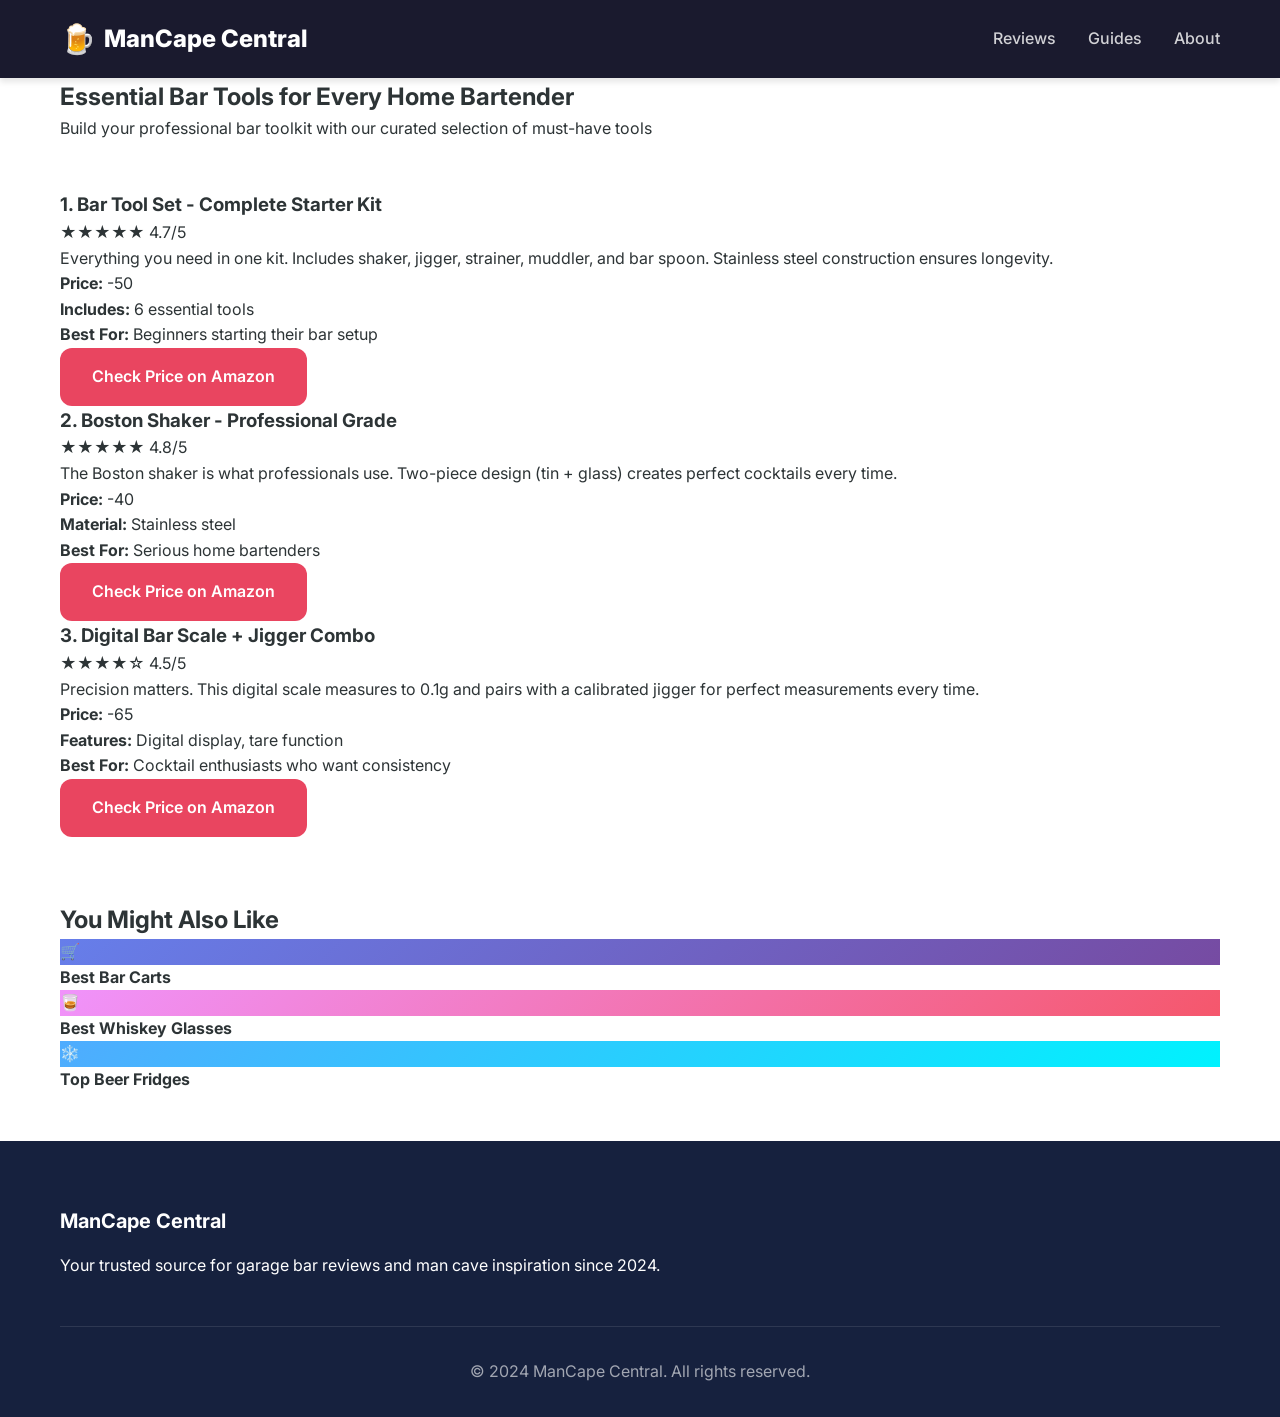
<file: reviews/bar-tools.html>
﻿<!DOCTYPE html>
<html lang="en">
<head>
    <meta charset="UTF-8">
    <meta name="viewport" content="width=device-width, initial-scale=1.0">
    <meta name="description" content="Essential bar tools every home bartender needs. From shakers to jiggers, review the best tools for mixing perfect cocktails.">
    <title>Essential Bar Tools - ManCape Central</title>
    <link rel="stylesheet" href="../css/style.css">
    <link href="https://fonts.googleapis.com/css2?family=Inter:wght@400;500;600;700;800&amp;display=swap" rel="stylesheet">
</head>
<body>
    <header class="header">
        <div class="container">
            <div class="header-content">
                <a href="../index.html" class="logo">
                    <span class="logo-icon">🍺</span>
                    <span class="logo-text">ManCape Central</span>
                </a>
                <nav class="nav">
                    <a href="../index.html#reviews" class="nav-link">Reviews</a>
                    <a href="../index.html#guides" class="nav-link">Guides</a>
                    <a href="../about.html" class="nav-link">About</a>
                </nav>
            </div>
        </div>
    </header>

    <section class="page-header">
        <div class="container">
            <h1>Essential Bar Tools for Every Home Bartender</h1>
            <p>Build your professional bar toolkit with our curated selection of must-have tools</p>
        </div>
    </section>

    <section class="container" style="padding: 3rem 20px;">
        <div class="guide-points">
            <div class="review-card">
                <div class="review-header">
                    <h3>1. Bar Tool Set - Complete Starter Kit</h3>
                    <div class="review-rating">
                        <span class="stars">★★★★★</span>
                        <span class="rating-score">4.7/5</span>
                    </div>
                </div>
                <div class="review-body">
                    <p>Everything you need in one kit. Includes shaker, jigger, strainer, muddler, and bar spoon. Stainless steel construction ensures longevity.</p>
                    <p><strong>Price:</strong> -50<br>
                    <strong>Includes:</strong> 6 essential tools<br>
                    <strong>Best For:</strong> Beginners starting their bar setup</p>
                    <a href="#" class="btn btn-primary" target="_blank" rel="nofollow noopener">Check Price on Amazon</a>
                </div>
            </div>

            <div class="review-card">
                <div class="review-header">
                    <h3>2. Boston Shaker - Professional Grade</h3>
                    <div class="review-rating">
                        <span class="stars">★★★★★</span>
                        <span class="rating-score">4.8/5</span>
                    </div>
                </div>
                <div class="review-body">
                    <p>The Boston shaker is what professionals use. Two-piece design (tin + glass) creates perfect cocktails every time.</p>
                    <p><strong>Price:</strong> -40<br>
                    <strong>Material:</strong> Stainless steel<br>
                    <strong>Best For:</strong> Serious home bartenders</p>
                    <a href="#" class="btn btn-primary" target="_blank" rel="nofollow noopener">Check Price on Amazon</a>
                </div>
            </div>

            <div class="review-card">
                <div class="review-header">
                    <h3>3. Digital Bar Scale + Jigger Combo</h3>
                    <div class="review-rating">
                        <span class="stars">★★★★☆</span>
                        <span class="rating-score">4.5/5</span>
                    </div>
                </div>
                <div class="review-body">
                    <p>Precision matters. This digital scale measures to 0.1g and pairs with a calibrated jigger for perfect measurements every time.</p>
                    <p><strong>Price:</strong> -65<br>
                    <strong>Features:</strong> Digital display, tare function<br>
                    <strong>Best For:</strong> Cocktail enthusiasts who want consistency</p>
                    <a href="#" class="btn btn-primary" target="_blank" rel="nofollow noopener">Check Price on Amazon</a>
                </div>
            </div>
        </div>

        <div class="related-products" style="margin-top: 4rem;">
            <h2>You Might Also Like</h2>
            <div class="related-grid">
                <a href="../reviews/bar-carts.html" class="related-card">
                    <div class="related-image" style="background: linear-gradient(135deg, #667eea 0%, #764ba2 100%);">
                        <span>🛒</span>
                    </div>
                    <h4>Best Bar Carts</h4>
                </a>
                <a href="../reviews/whiskey-glasses.html" class="related-card">
                    <div class="related-image" style="background: linear-gradient(135deg, #f093fb 0%, #f5576c 100%);">
                        <span>🥃</span>
                    </div>
                    <h4>Best Whiskey Glasses</h4>
                </a>
                <a href="../reviews/beer-fridges.html" class="related-card">
                    <div class="related-image" style="background: linear-gradient(135deg, #4facfe 0%, #00f2fe 100%);">
                        <span>❄️</span>
                    </div>
                    <h4>Top Beer Fridges</h4>
                </a>
            </div>
        </div>
    </section>

    <footer class="footer">
        <div class="container">
            <div class="footer-content">
                <div class="footer-section">
                    <h4>ManCape Central</h4>
                    <p>Your trusted source for garage bar reviews and man cave inspiration since 2024.</p>
                </div>
            </div>
            <div class="footer-bottom">
                <p>&copy; 2024 ManCape Central. All rights reserved.</p>
            </div>
        </div>
    </footer>
</body>
</html>
</file>
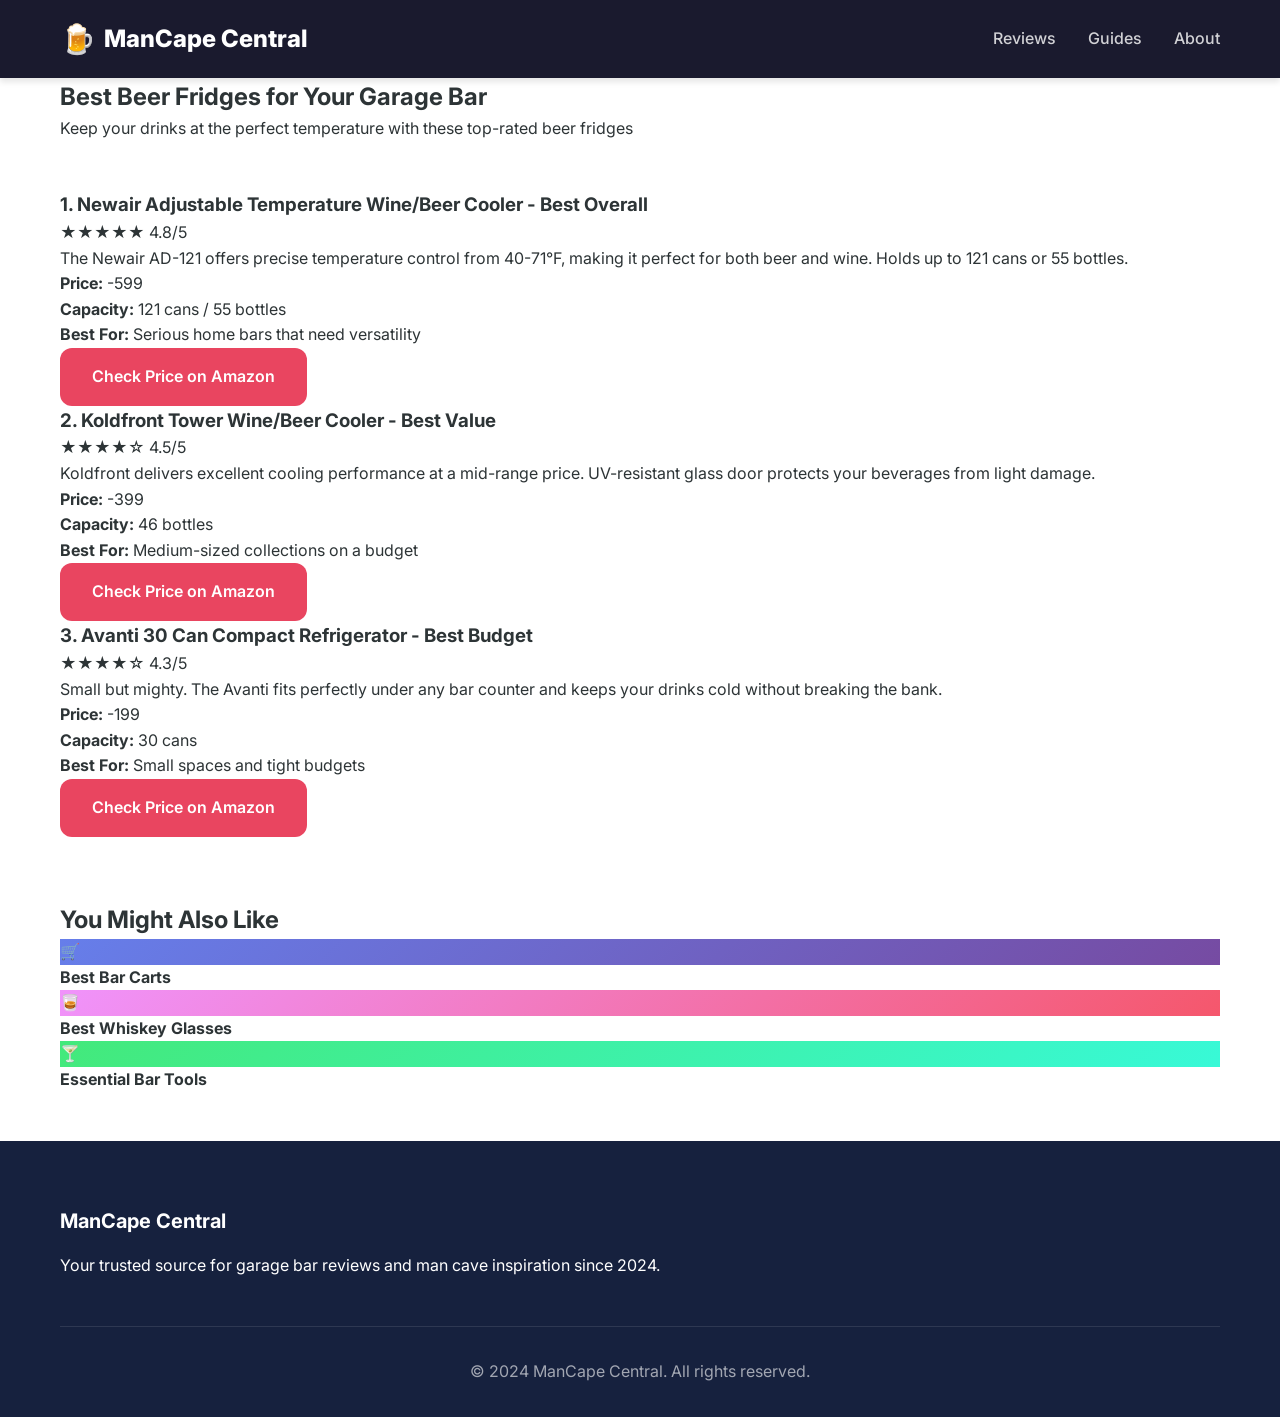
<file: reviews/beer-fridges.html>
﻿<!DOCTYPE html>
<html lang="en">
<head>
    <meta charset="UTF-8">
    <meta name="viewport" content="width=device-width, initial-scale=1.0">
    <meta name="description" content="Best beer fridges for home bars and garages. Compare capacity, temperature control, and value. Find the perfect cold drink solution.">
    <title>Best Beer Fridges for Home Bars - ManCape Central</title>
    <link rel="stylesheet" href="../css/style.css">
    <link href="https://fonts.googleapis.com/css2?family=Inter:wght@400;500;600;700;800&amp;display=swap" rel="stylesheet">
</head>
<body>
    <header class="header">
        <div class="container">
            <div class="header-content">
                <a href="../index.html" class="logo">
                    <span class="logo-icon">🍺</span>
                    <span class="logo-text">ManCape Central</span>
                </a>
                <nav class="nav">
                    <a href="../index.html#reviews" class="nav-link">Reviews</a>
                    <a href="../index.html#guides" class="nav-link">Guides</a>
                    <a href="../about.html" class="nav-link">About</a>
                </nav>
            </div>
        </div>
    </header>

    <section class="page-header">
        <div class="container">
            <h1>Best Beer Fridges for Your Garage Bar</h1>
            <p>Keep your drinks at the perfect temperature with these top-rated beer fridges</p>
        </div>
    </section>

    <section class="container" style="padding: 3rem 20px;">
        <div class="guide-points">
            <div class="review-card">
                <div class="review-header">
                    <h3>1. Newair Adjustable Temperature Wine/Beer Cooler - Best Overall</h3>
                    <div class="review-rating">
                        <span class="stars">★★★★★</span>
                        <span class="rating-score">4.8/5</span>
                    </div>
                </div>
                <div class="review-body">
                    <p>The Newair AD-121 offers precise temperature control from 40-71°F, making it perfect for both beer and wine. Holds up to 121 cans or 55 bottles.</p>
                    <p><strong>Price:</strong> -599<br>
                    <strong>Capacity:</strong> 121 cans / 55 bottles<br>
                    <strong>Best For:</strong> Serious home bars that need versatility</p>
                    <a href="#" class="btn btn-primary" target="_blank" rel="nofollow noopener">Check Price on Amazon</a>
                </div>
            </div>

            <div class="review-card">
                <div class="review-header">
                    <h3>2. Koldfront Tower Wine/Beer Cooler - Best Value</h3>
                    <div class="review-rating">
                        <span class="stars">★★★★☆</span>
                        <span class="rating-score">4.5/5</span>
                    </div>
                </div>
                <div class="review-body">
                    <p>Koldfront delivers excellent cooling performance at a mid-range price. UV-resistant glass door protects your beverages from light damage.</p>
                    <p><strong>Price:</strong> -399<br>
                    <strong>Capacity:</strong> 46 bottles<br>
                    <strong>Best For:</strong> Medium-sized collections on a budget</p>
                    <a href="#" class="btn btn-primary" target="_blank" rel="nofollow noopener">Check Price on Amazon</a>
                </div>
            </div>

            <div class="review-card">
                <div class="review-header">
                    <h3>3. Avanti 30 Can Compact Refrigerator - Best Budget</h3>
                    <div class="review-rating">
                        <span class="stars">★★★★☆</span>
                        <span class="rating-score">4.3/5</span>
                    </div>
                </div>
                <div class="review-body">
                    <p>Small but mighty. The Avanti fits perfectly under any bar counter and keeps your drinks cold without breaking the bank.</p>
                    <p><strong>Price:</strong> -199<br>
                    <strong>Capacity:</strong> 30 cans<br>
                    <strong>Best For:</strong> Small spaces and tight budgets</p>
                    <a href="#" class="btn btn-primary" target="_blank" rel="nofollow noopener">Check Price on Amazon</a>
                </div>
            </div>
        </div>

        <div class="related-products" style="margin-top: 4rem;">
            <h2>You Might Also Like</h2>
            <div class="related-grid">
                <a href="../reviews/bar-carts.html" class="related-card">
                    <div class="related-image" style="background: linear-gradient(135deg, #667eea 0%, #764ba2 100%);">
                        <span>🛒</span>
                    </div>
                    <h4>Best Bar Carts</h4>
                </a>
                <a href="../reviews/whiskey-glasses.html" class="related-card">
                    <div class="related-image" style="background: linear-gradient(135deg, #f093fb 0%, #f5576c 100%);">
                        <span>🥃</span>
                    </div>
                    <h4>Best Whiskey Glasses</h4>
                </a>
                <a href="../reviews/bar-tools.html" class="related-card">
                    <div class="related-image" style="background: linear-gradient(135deg, #43e97b 0%, #38f9d7 100%);">
                        <span>🍸</span>
                    </div>
                    <h4>Essential Bar Tools</h4>
                </a>
            </div>
        </div>
    </section>

    <footer class="footer">
        <div class="container">
            <div class="footer-content">
                <div class="footer-section">
                    <h4>ManCape Central</h4>
                    <p>Your trusted source for garage bar reviews and man cave inspiration since 2024.</p>
                </div>
            </div>
            <div class="footer-bottom">
                <p>&copy; 2024 ManCape Central. All rights reserved.</p>
            </div>
        </div>
    </footer>
</body>
</html>
</file>
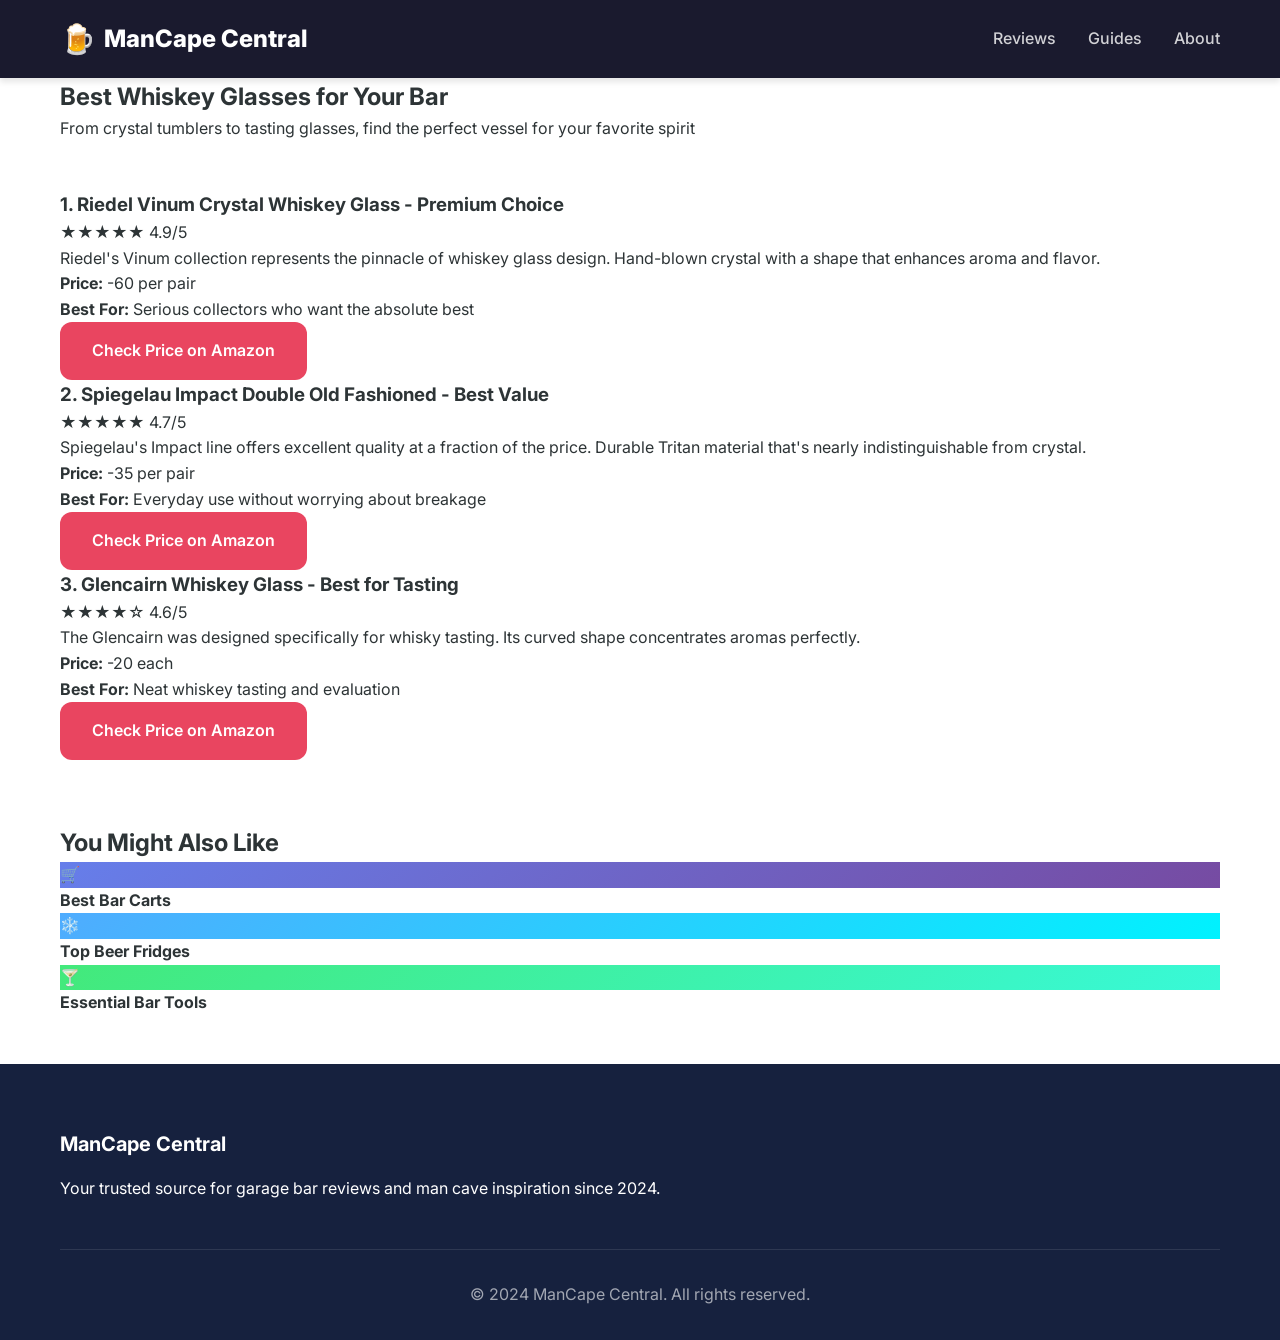
<file: reviews/whiskey-glasses.html>
﻿<!DOCTYPE html>
<html lang="en">
<head>
    <meta charset="UTF-8">
    <meta name="viewport" content="width=device-width, initial-scale=1.0">
    <meta name="description" content="Best whiskey glasses reviewed. Find the perfect glasses for your home bar. Expert analysis of crystal, double old fashioned, and tasting glasses.">
    <title>Best Whiskey Glasses - ManCape Central</title>
    <link rel="stylesheet" href="../css/style.css">
    <link href="https://fonts.googleapis.com/css2?family=Inter:wght@400;500;600;700;800&amp;display=swap" rel="stylesheet">
</head>
<body>
    <header class="header">
        <div class="container">
            <div class="header-content">
                <a href="../index.html" class="logo">
                    <span class="logo-icon">🍺</span>
                    <span class="logo-text">ManCape Central</span>
                </a>
                <nav class="nav">
                    <a href="../index.html#reviews" class="nav-link">Reviews</a>
                    <a href="../index.html#guides" class="nav-link">Guides</a>
                    <a href="../about.html" class="nav-link">About</a>
                </nav>
            </div>
        </div>
    </header>

    <section class="page-header">
        <div class="container">
            <h1>Best Whiskey Glasses for Your Bar</h1>
            <p>From crystal tumblers to tasting glasses, find the perfect vessel for your favorite spirit</p>
        </div>
    </section>

    <section class="container" style="padding: 3rem 20px;">
        <div class="guide-points">
            <div class="review-card">
                <div class="review-header">
                    <h3>1. Riedel Vinum Crystal Whiskey Glass - Premium Choice</h3>
                    <div class="review-rating">
                        <span class="stars">★★★★★</span>
                        <span class="rating-score">4.9/5</span>
                    </div>
                </div>
                <div class="review-body">
                    <p>Riedel's Vinum collection represents the pinnacle of whiskey glass design. Hand-blown crystal with a shape that enhances aroma and flavor.</p>
                    <p><strong>Price:</strong> -60 per pair<br>
                    <strong>Best For:</strong> Serious collectors who want the absolute best</p>
                    <a href="#" class="btn btn-primary" target="_blank" rel="nofollow noopener">Check Price on Amazon</a>
                </div>
            </div>

            <div class="review-card">
                <div class="review-header">
                    <h3>2. Spiegelau Impact Double Old Fashioned - Best Value</h3>
                    <div class="review-rating">
                        <span class="stars">★★★★★</span>
                        <span class="rating-score">4.7/5</span>
                    </div>
                </div>
                <div class="review-body">
                    <p>Spiegelau's Impact line offers excellent quality at a fraction of the price. Durable Tritan material that's nearly indistinguishable from crystal.</p>
                    <p><strong>Price:</strong> -35 per pair<br>
                    <strong>Best For:</strong> Everyday use without worrying about breakage</p>
                    <a href="#" class="btn btn-primary" target="_blank" rel="nofollow noopener">Check Price on Amazon</a>
                </div>
            </div>

            <div class="review-card">
                <div class="review-header">
                    <h3>3. Glencairn Whiskey Glass - Best for Tasting</h3>
                    <div class="review-rating">
                        <span class="stars">★★★★☆</span>
                        <span class="rating-score">4.6/5</span>
                    </div>
                </div>
                <div class="review-body">
                    <p>The Glencairn was designed specifically for whisky tasting. Its curved shape concentrates aromas perfectly.</p>
                    <p><strong>Price:</strong> -20 each<br>
                    <strong>Best For:</strong> Neat whiskey tasting and evaluation</p>
                    <a href="#" class="btn btn-primary" target="_blank" rel="nofollow noopener">Check Price on Amazon</a>
                </div>
            </div>
        </div>

        <div class="related-products" style="margin-top: 4rem;">
            <h2>You Might Also Like</h2>
            <div class="related-grid">
                <a href="../reviews/bar-carts.html" class="related-card">
                    <div class="related-image" style="background: linear-gradient(135deg, #667eea 0%, #764ba2 100%);">
                        <span>🛒</span>
                    </div>
                    <h4>Best Bar Carts</h4>
                </a>
                <a href="../reviews/beer-fridges.html" class="related-card">
                    <div class="related-image" style="background: linear-gradient(135deg, #4facfe 0%, #00f2fe 100%);">
                        <span>❄️</span>
                    </div>
                    <h4>Top Beer Fridges</h4>
                </a>
                <a href="../reviews/bar-tools.html" class="related-card">
                    <div class="related-image" style="background: linear-gradient(135deg, #43e97b 0%, #38f9d7 100%);">
                        <span>🍸</span>
                    </div>
                    <h4>Essential Bar Tools</h4>
                </a>
            </div>
        </div>
    </section>

    <footer class="footer">
        <div class="container">
            <div class="footer-content">
                <div class="footer-section">
                    <h4>ManCape Central</h4>
                    <p>Your trusted source for garage bar reviews and man cave inspiration since 2024.</p>
                </div>
            </div>
            <div class="footer-bottom">
                <p>&copy; 2024 ManCape Central. All rights reserved.</p>
            </div>
        </div>
    </footer>
</body>
</html>
</file>
<file: css/style.css>
﻿/* ===================================
   ManCape Central - Main Stylesheet
   =================================== */

/* Reset & Base */
*, *::before, *::after {
    margin: 0;
    padding: 0;
    box-sizing: border-box;
}

:root {
    --primary: #1a1a2e;
    --secondary: #16213e;
    --accent: #e94560;
    --accent-hover: #ff6b81;
    --text: #2d3436;
    --text-light: #636e72;
    --bg: #ffffff;
    --bg-light: #f8f9fa;
    --border: #e0e0e0;
    --shadow: 0 4px 6px rgba(0, 0, 0, 0.1);
    --shadow-lg: 0 10px 25px rgba(0, 0, 0, 0.15);
    --radius: 12px;
    --transition: all 0.3s ease;
}

html {
    scroll-behavior: smooth;
    font-size: 16px;
}

body {
    font-family: 'Inter', -apple-system, BlinkMacSystemFont, 'Segoe UI', Roboto, sans-serif;
    color: var(--text);
    line-height: 1.6;
    background: var(--bg);
}

.container {
    max-width: 1200px;
    margin: 0 auto;
    padding: 0 20px;
}

a {
    text-decoration: none;
    color: inherit;
    transition: var(--transition);
}

img {
    max-width: 100%;
    height: auto;
}

/* Header */
.header {
    background: var(--primary);
    color: white;
    padding: 1rem 0;
    position: sticky;
    top: 0;
    z-index: 1000;
    box-shadow: var(--shadow);
}

.header-content {
    display: flex;
    align-items: center;
    justify-content: space-between;
}

.logo {
    display: flex;
    align-items: center;
    gap: 0.5rem;
    font-size: 1.5rem;
    font-weight: 800;
}

.logo-icon {
    font-size: 1.8rem;
}

.nav {
    display: flex;
    gap: 2rem;
}

.nav-link {
    color: rgba(255, 255, 255, 0.8);
    font-weight: 500;
    padding: 0.5rem 0;
    position: relative;
}

.nav-link:hover {
    color: white;
}

.nav-link::after {
    content: '';
    position: absolute;
    bottom: 0;
    left: 0;
    width: 0;
    height: 2px;
    background: var(--accent);
    transition: var(--transition);
}

.nav-link:hover::after {
    width: 100%;
}

.mobile-menu-btn {
    display: none;
    flex-direction: column;
    gap: 5px;
    background: none;
    border: none;
    cursor: pointer;
    padding: 0.5rem;
}

.mobile-menu-btn span {
    width: 25px;
    height: 3px;
    background: white;
    transition: var(--transition);
}

/* Hero Section */
.hero {
    background: linear-gradient(135deg, var(--primary) 0%, var(--secondary) 100%);
    color: white;
    padding: 6rem 0;
    text-align: center;
}

.hero-title {
    font-size: 3.5rem;
    font-weight: 800;
    margin-bottom: 1.5rem;
    line-height: 1.2;
}

.highlight {
    color: var(--accent);
}

.hero-subtitle {
    font-size: 1.25rem;
    color: rgba(255, 255, 255, 0.8);
    margin-bottom: 2.5rem;
    max-width: 600px;
    margin-left: auto;
    margin-right: auto;
}

.hero-cta {
    display: flex;
    gap: 1rem;
    justify-content: center;
    flex-wrap: wrap;
}

.btn {
    padding: 1rem 2rem;
    border-radius: var(--radius);
    font-weight: 600;
    font-size: 1rem;
    cursor: pointer;
    transition: var(--transition);
    border: none;
    display: inline-block;
}

.btn-primary {
    background: var(--accent);
    color: white;
}

.btn-primary:hover {
    background: var(--accent-hover);
    transform: translateY(-2px);
    box-shadow: var(--shadow-lg);
}

.btn-secondary {
    background: transparent;
    color: white;
    border: 2px solid white;
}

.btn-secondary:hover {
    background: white;
    color: var(--primary);
}

/* Section Styles */
.section-title {
    font-size: 2.5rem;
    font-weight: 800;
    text-align: center;
    margin-bottom: 1rem;
    color: var(--primary);
}

.section-subtitle {
    text-align: center;
    color: var(--text-light);
    font-size: 1.1rem;
    margin-bottom: 3rem;
}

/* Categories Grid */
.categories {
    padding: 5rem 0;
    background: var(--bg-light);
}

.category-grid {
    display: grid;
    grid-template-columns: repeat(auto-fit, minmax(280px, 1fr));
    gap: 2rem;
}

.category-card {
    background: white;
    border-radius: var(--radius);
    overflow: hidden;
    box-shadow: var(--shadow);
    transition: var(--transition);
}

.category-card:hover {
    transform: translateY(-8px);
    box-shadow: var(--shadow-lg);
}

.card-image {
    height: 180px;
    display: flex;
    align-items: center;
    justify-content: center;
    font-size: 4rem;
}

.card-content {
    padding: 1.5rem;
}

.card-content h3 {
    font-size: 1.5rem;
    font-weight: 700;
    margin-bottom: 0.5rem;
    color: var(--primary);
}

.card-content p {
    color: var(--text-light);
    margin-bottom: 1rem;
}

.card-link {
    color: var(--accent);
    font-weight: 600;
}

.card-link:hover {
    color: var(--accent-hover);
}

/* Guides Grid */
.guides {
    padding: 5rem 0;
}

.guide-grid {
    display: grid;
    grid-template-columns: repeat(auto-fit, minmax(320px, 1fr));
    gap: 2rem;
}

.guide-card {
    background: white;
    border-radius: var(--radius);
    overflow: hidden;
    box-shadow: var(--shadow);
    transition: var(--transition);
}

.guide-card:hover {
    transform: translateY(-5px);
    box-shadow: var(--shadow-lg);
}

.guide-image {
    height: 200px;
    display: flex;
    align-items: center;
    justify-content: center;
    font-size: 3rem;
}

.guide-content {
    padding: 1.5rem;
}

.guide-tag {
    display: inline-block;
    padding: 0.25rem 0.75rem;
    background: var(--bg-light);
    color: var(--text-light);
    border-radius: 20px;
    font-size: 0.875rem;
    font-weight: 500;
    margin-bottom: 1rem;
}

.guide-content h3 {
    font-size: 1.25rem;
    font-weight: 700;
    margin-bottom: 0.75rem;
    color: var(--primary);
}

.guide-content p {
    color: var(--text-light);
    margin-bottom: 1rem;
}

.guide-link {
    color: var(--accent);
    font-weight: 600;
}

.guide-link:hover {
    color: var(--accent-hover);
}

/* Inspiration Gallery */
.inspiration {
    padding: 5rem 0;
    background: var(--bg-light);
}

.gallery-grid {
    display: grid;
    grid-template-columns: repeat(auto-fit, minmax(250px, 1fr));
    gap: 1.5rem;
}

.gallery-item {
    border-radius: var(--radius);
    overflow: hidden;
}

.gallery-placeholder {
    height: 250px;
    display: flex;
    align-items: center;
    justify-content: center;
    color: white;
    font-size: 1.5rem;
    font-weight: 700;
    transition: var(--transition);
}

.gallery-placeholder:hover {
    transform: scale(1.05);
}

/* Newsletter */
.newsletter {
    padding: 5rem 0;
    background: var(--primary);
    color: white;
    text-align: center;
}

.newsletter h2 {
    font-size: 2.5rem;
    font-weight: 800;
    margin-bottom: 1rem;
}

.newsletter p {
    color: rgba(255, 255, 255, 0.8);
    margin-bottom: 2rem;
    font-size: 1.1rem;
}

.newsletter-form {
    display: flex;
    gap: 1rem;
    justify-content: center;
    max-width: 500px;
    margin: 0 auto;
    flex-wrap: wrap;
}

.newsletter-form input {
    flex: 1;
    min-width: 250px;
    padding: 1rem;
    border: none;
    border-radius: var(--radius);
    font-size: 1rem;
}

.newsletter-note {
    margin-top: 1rem;
    font-size: 0.875rem;
    color: rgba(255, 255, 255, 0.6);
}

/* Footer */
.footer {
    background: var(--secondary);
    color: white;
    padding: 4rem 0 2rem;
}

.footer-content {
    display: grid;
    grid-template-columns: repeat(auto-fit, minmax(200px, 1fr));
    gap: 3rem;
    margin-bottom: 3rem;
}

.footer-section h4 {
    font-size: 1.25rem;
    font-weight: 700;
    margin-bottom: 1rem;
}

.footer-section ul {
    list-style: none;
}

.footer-section li {
    margin-bottom: 0.5rem;
}

.footer-section a {
    color: rgba(255, 255, 255, 0.7);
}

.footer-section a:hover {
    color: white;
}

.footer-bottom {
    border-top: 1px solid rgba(255, 255, 255, 0.1);
    padding-top: 2rem;
    text-align: center;
    color: rgba(255, 255, 255, 0.6);
}

.footer-bottom a {
    color: var(--accent);
}

/* Responsive Design */
@media (max-width: 768px) {
    .nav {
        display: none;
    }

    .mobile-menu-btn {
        display: flex;
    }

    .hero-title {
        font-size: 2.5rem;
    }

    .hero-subtitle {
        font-size: 1rem;
    }

    .section-title {
        font-size: 2rem;
    }

    .newsletter h2 {
        font-size: 2rem;
    }

    .footer-content {
        grid-template-columns: 1fr;
        gap: 2rem;
    }
}

@media (max-width: 480px) {
    .hero-title {
        font-size: 2rem;
    }

    .hero-cta {
        flex-direction: column;
        align-items: center;
    }

    .btn {
        width: 100%;
        max-width: 300px;
    }
}

/* Utility Classes */
.text-center {
    text-align: center;
}

.mt-1 { margin-top: 0.5rem; }
.mt-2 { margin-top: 1rem; }
.mt-3 { margin-top: 1.5rem; }
.mb-1 { margin-bottom: 0.5rem; }
.mb-2 { margin-bottom: 1rem; }
.mb-3 { margin-bottom: 1.5rem; }

/* Animations */
@keyframes fadeIn {
    from {
        opacity: 0;
        transform: translateY(20px);
    }
    to {
        opacity: 1;
        transform: translateY(0);
    }
}

.fade-in {
    animation: fadeIn 0.6s ease-out;
}

/* Print Styles */
@media print {
    .header,
    .newsletter,
    .footer {
        display: none;
    }
}
</file>
